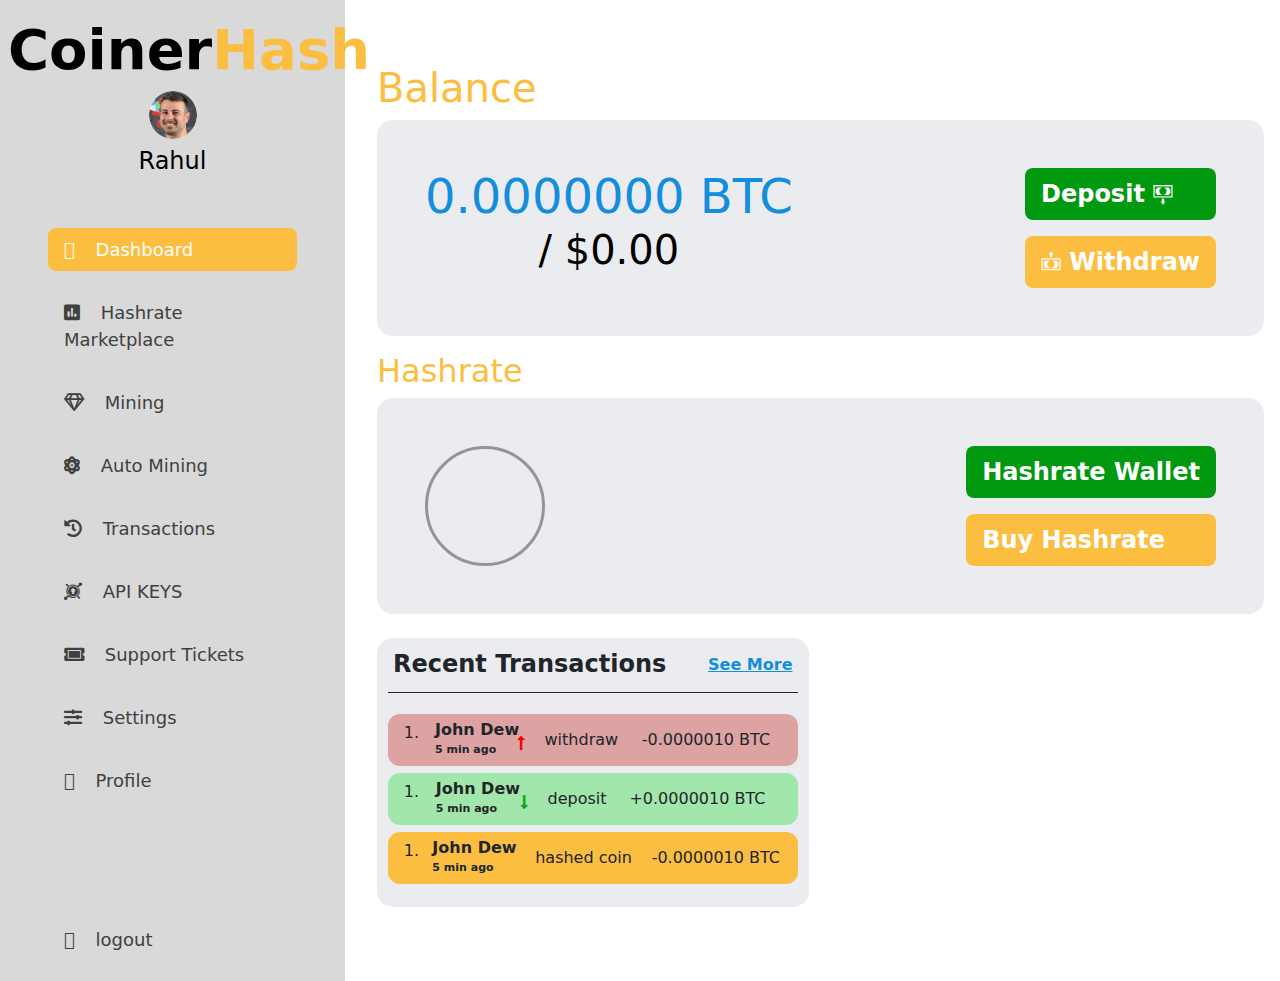
<file: back-end/index.html>
<!DOCTYPE html>
<html lang="en">
<head>
    <meta charset="UTF-8">
    <meta name="viewport" content="width=device-width, initial-scale=1.0">
    <title>hashcoin admin</title>
     <!-- fontawesome 4.7.0-->
     <link rel="stylesheet" href="https://pro.fontawesome.com/releases/v5.10.0/css/all.css"  media="print" onload="this.media='all'"/>

     <!-- google fonts  -->
     <link rel="preconnect" href="https://fonts.googleapis.com">
     <link rel="preconnect" href="https://fonts.gstatic.com" crossorigin>
     <link href="https://fonts.googleapis.com/css2?family=Ubuntu:wght@300;400;500;700&display=swap" rel="stylesheet">
     <!-- bootstrap -->
     <link href="https://cdn.jsdelivr.net/npm/bootstrap@5.3.3/dist/css/bootstrap.min.css" rel="stylesheet" integrity="sha384-QWTKZyjpPEjISv5WaRU9OFeRpok6YctnYmDr5pNlyT2bRjXh0JMhjY6hW+ALEwIH" crossorigin="anonymous">
     <link rel="stylesheet" href="assets/css/style.css">
</head>
<body>
    <!-- layout -->
    <div class="main-container d-flex">
        <div class="sidebar" id="side_nav">
            <div class="header-box px-2 pt-3 pb-4 text-center">
                <a href="../website/index.html" class="text-decoration-none"><h1 class="text_56 text-black fw-bold">Coiner<span class="text_yellow">Hash</span></h1></a>
                <button class="menu_mobile btn d-md-none d-block close-btn px-1 py-0 text-dark">
                    <i class="fas fa-times"></i>
                </button>
                <div class="profile mb-2">
                    <img src="assets/image/profile.jpg" alt="">
                </div>
                <h4 class="text_24 text_dark">Rahul</h4>
            </div>

            <ul class="list-unstyled px-5">
                <li class="active">
                    <a href="index.html" class="text-decoration-none px-3 py-2 d-block">
                        <i class="fal fa-home"></i> 
                        Dashboard
                    </a>
                </li>
                <li class="">
                    <a href="hashcoin-market.html" class="text-decoration-none px-3 py-2 d-block">
                        <i class="fas fa-poll"></i>
                        Hashrate Marketplace
                    </a>
                </li>
                <li class="">
                    <a href="mining.html" class="text-decoration-none px-3 py-2 d-block">
                        <i class="far fa-gem"></i>
                        Mining
                    </a>
                </li>
                <li class="">
                    <a href="auto-mining.html" class="text-decoration-none px-3 py-2 d-block">
                        <i class="fas fa-atom"></i>
                        Auto Mining
                    </a>
                </li>
                <li class="">
                    <a href="transactions.html" class="text-decoration-none px-3 py-2 d-block">
                        <i class="fas fa-history"></i>
                        Transactions
                    </a>
                </li>
                <li class="">
                    <a href="api.html" class="text-decoration-none px-3 py-2 d-block">
                        <i class="fab fa-keycdn"></i>
                        API KEYS
                    </a>
                </li>
                <li class="">
                    <a href="support.html" class="text-decoration-none px-3 py-2 d-block">
                        <i class="fas fa-ticket-alt"></i>
                        Support Tickets
                    </a>
                </li>
                <li class="">
                    <a href="settings.html" class="text-decoration-none px-3 py-2 d-block">
                        <i class="fas fa-sliders-h"></i>
                        Settings
                    </a>
                </li>
                <li class="">
                    <a href="profile.html" class="text-decoration-none px-3 py-2 d-block">
                        <i class="fal fa-users"></i>
                        Profile
                    </a>
                </li>
            </ul> 

            <ul class="list-unstyled px-5 pt-5 mt-5">
                <li class="">
                    <a href="../website/login.html" class="text-decoration-none px-3 py-2 d-block">
                        <i class="fal fa-bell"></i>
                        logout
                    </a>
                </li>
            </ul>

        </div>
        <div class="content mt-3 ms-3">
            <div class="d-flex justify-content-between d-md-none d-block">
                <button class="btn px-1 py-0 open-btn me-2"><i class="fal fa-stream"></i></button>
            </div>
            <!-- dashboard-content area  -->
            <div class="dashboard-content px-3 pt-5">
                <h2 class="text_40 text_yellow"> Balance</h2>
                <div class="bg_gray_deep d-flex flex-column flex-md-row justify-content-between p-5 mb-3">
                    <div class="text-center">
                        <h2 class="text_blue text_48 m-0">0.0000000 BTC</h2>
                        <h3 class="text_dark text_40">/ $0.00</h3>
                    </div>
                    <div>
                        <a type="button" class="green_btn d-block px-3 py-2 text-decoration-none bg_green text_24 text-white">Deposit <img width="20" src="assets/image/btn-Union.png" alt=""></a>

                        <a type="button" class="mt-3 green_btn d-block px-3 py-2 text-decoration-none bg_yellow text_24 text-white "><img class="withdraw_btn_img" width="20" src="assets/image/btn-Union.png" alt=""> Withdraw </a>
                    </div>
                </div>
                <h3 class="text_32 text_yellow">Hashrate</h3>
                <div class="bg_gray_deep d-flex flex-column flex-md-row  justify-content-between p-5">
                    <div class="hashrate_round">
                        
                    </div>
                    <div class="mt-4 mt-md-0">
                        <a type="button" class="green_btn d-block px-3 py-2 text-decoration-none bg_green text_24 text-white">Hashrate Wallet </a>

                        <a type="button" class="mt-3 green_btn d-block px-3 py-2 text-decoration-none bg_yellow text_24 text-white ">Buy Hashrate </a>
                    </div>
                </div>
                <div class="row pt-4">
                    <div class="col-md-6">
                        <div class="bg_gray_deep pb-3 pt-1">
                            <div class="d-flex justify-content-between align-items-center px-3">
                                <h5 class="text_24 pt-2 fw-bold">Recent Transactions</h5>
                                <a class="text_blue fw-bold" href="#">See More</a>
                            </div>
                            <hr class="table_top_hr">
                            <div class="table_wrap">
                                <table class="hash_table">
                                    <tr class="hash_tr_withdraw hash_tr">
                                        <td class="align-top ps-3">
                                            1.
                                        </td>
                                        <td class="line_height_18 fw-bold position-relative">
                                            John Dew 
                                            <br/><span class="text_11">5 min ago</span>
                                            <span class="arrow_up_down text_red">
                                                <i class="fas fa-long-arrow-alt-up"></i>
                                            </span>
                                        </td>
                                        
                                        <td>
                                            withdraw
                                        </td>
                                        <td>
                                            -0.0000010 BTC
                                        </td>
                                    </tr>
                                    <tr class="hash_tr_deposit hash_tr">
                                        <td class="align-top ps-3">
                                            1.
                                        </td>
                                        <td class="line_height_18 fw-bold position-relative">
                                            John Dew 
                                            <br/><span class="text_11">5 min ago</span>
                                            <span class="arrow_up_down text_green">
                                                <i class="fas fa-long-arrow-alt-down"></i>
                                            </span>
                                        </td>
                                        
                                        <td>
                                            deposit
                                        </td>
                                        <td>
                                            +0.0000010 BTC
                                        </td>
                                    </tr>
                                    <tr class="hash_tr_hashed_coin hash_tr">
                                        <td class="align-top ps-3">
                                            1.
                                        </td>
                                        <td class="line_height_18 fw-bold position-relative">
                                            John Dew 
                                            <br/><span class="text_11">5 min ago</span>
                                           
                                        </td>
                                        
                                        <td>
                                            hashed coin
                                        </td>
                                        <td>
                                            -0.0000010 BTC
                                        </td>
                                    </tr>
                                </table>
                            </div>
                        </div>
                    </div>
                </div>
            </div>

        </div>
    </div>
<!-- jquery  -->
<script src="https://cdnjs.cloudflare.com/ajax/libs/jquery/3.7.1/jquery.min.js" integrity="sha512-v2CJ7UaYy4JwqLDIrZUI/4hqeoQieOmAZNXBeQyjo21dadnwR+8ZaIJVT8EE2iyI61OV8e6M8PP2/4hpQINQ/g==" crossorigin="anonymous" referrerpolicy="no-referrer"></script>
<!-- bootstrap -->
<script src="https://cdn.jsdelivr.net/npm/bootstrap@5.3.3/dist/js/bootstrap.bundle.min.js" integrity="sha384-YvpcrYf0tY3lHB60NNkmXc5s9fDVZLESaAA55NDzOxhy9GkcIdslK1eN7N6jIeHz" crossorigin="anonymous"></script>
<!-- custom js  -->
<script src="assets/js/script.js"></script>
</body>
</html>
</file>
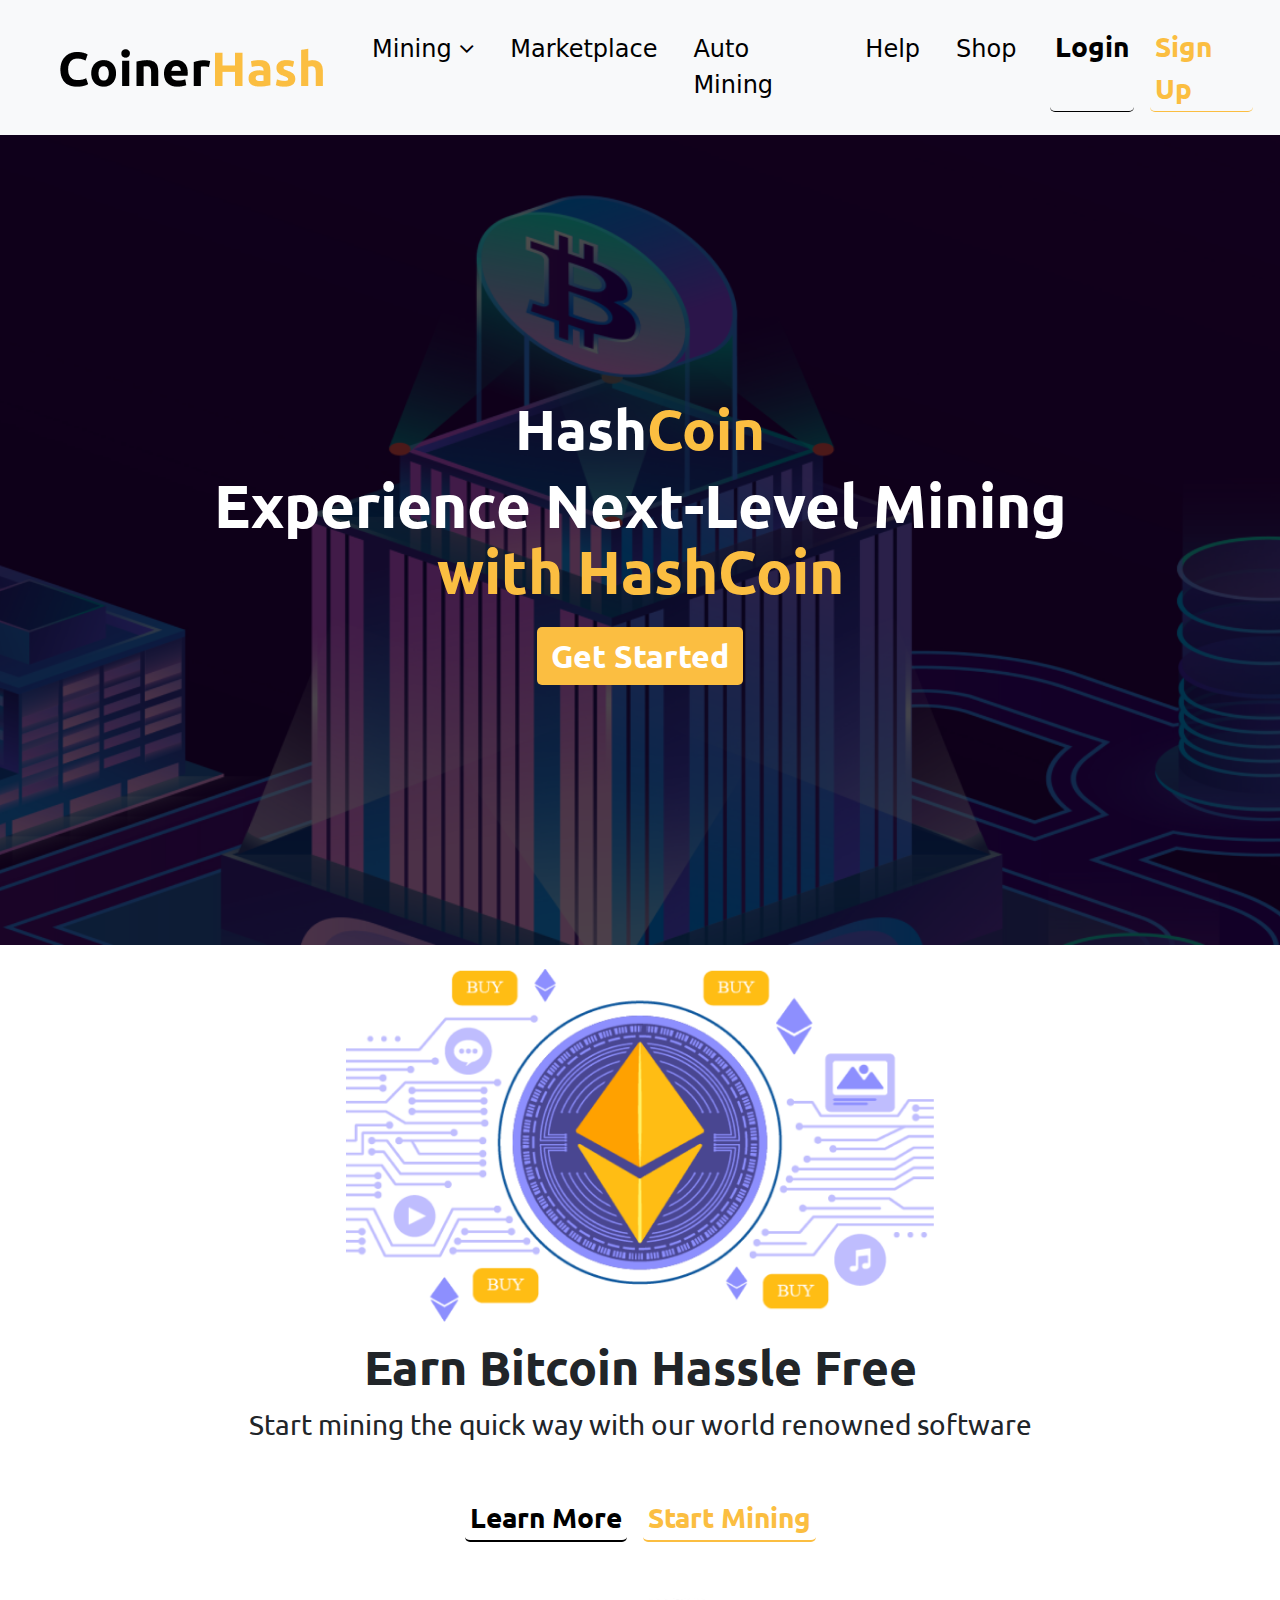
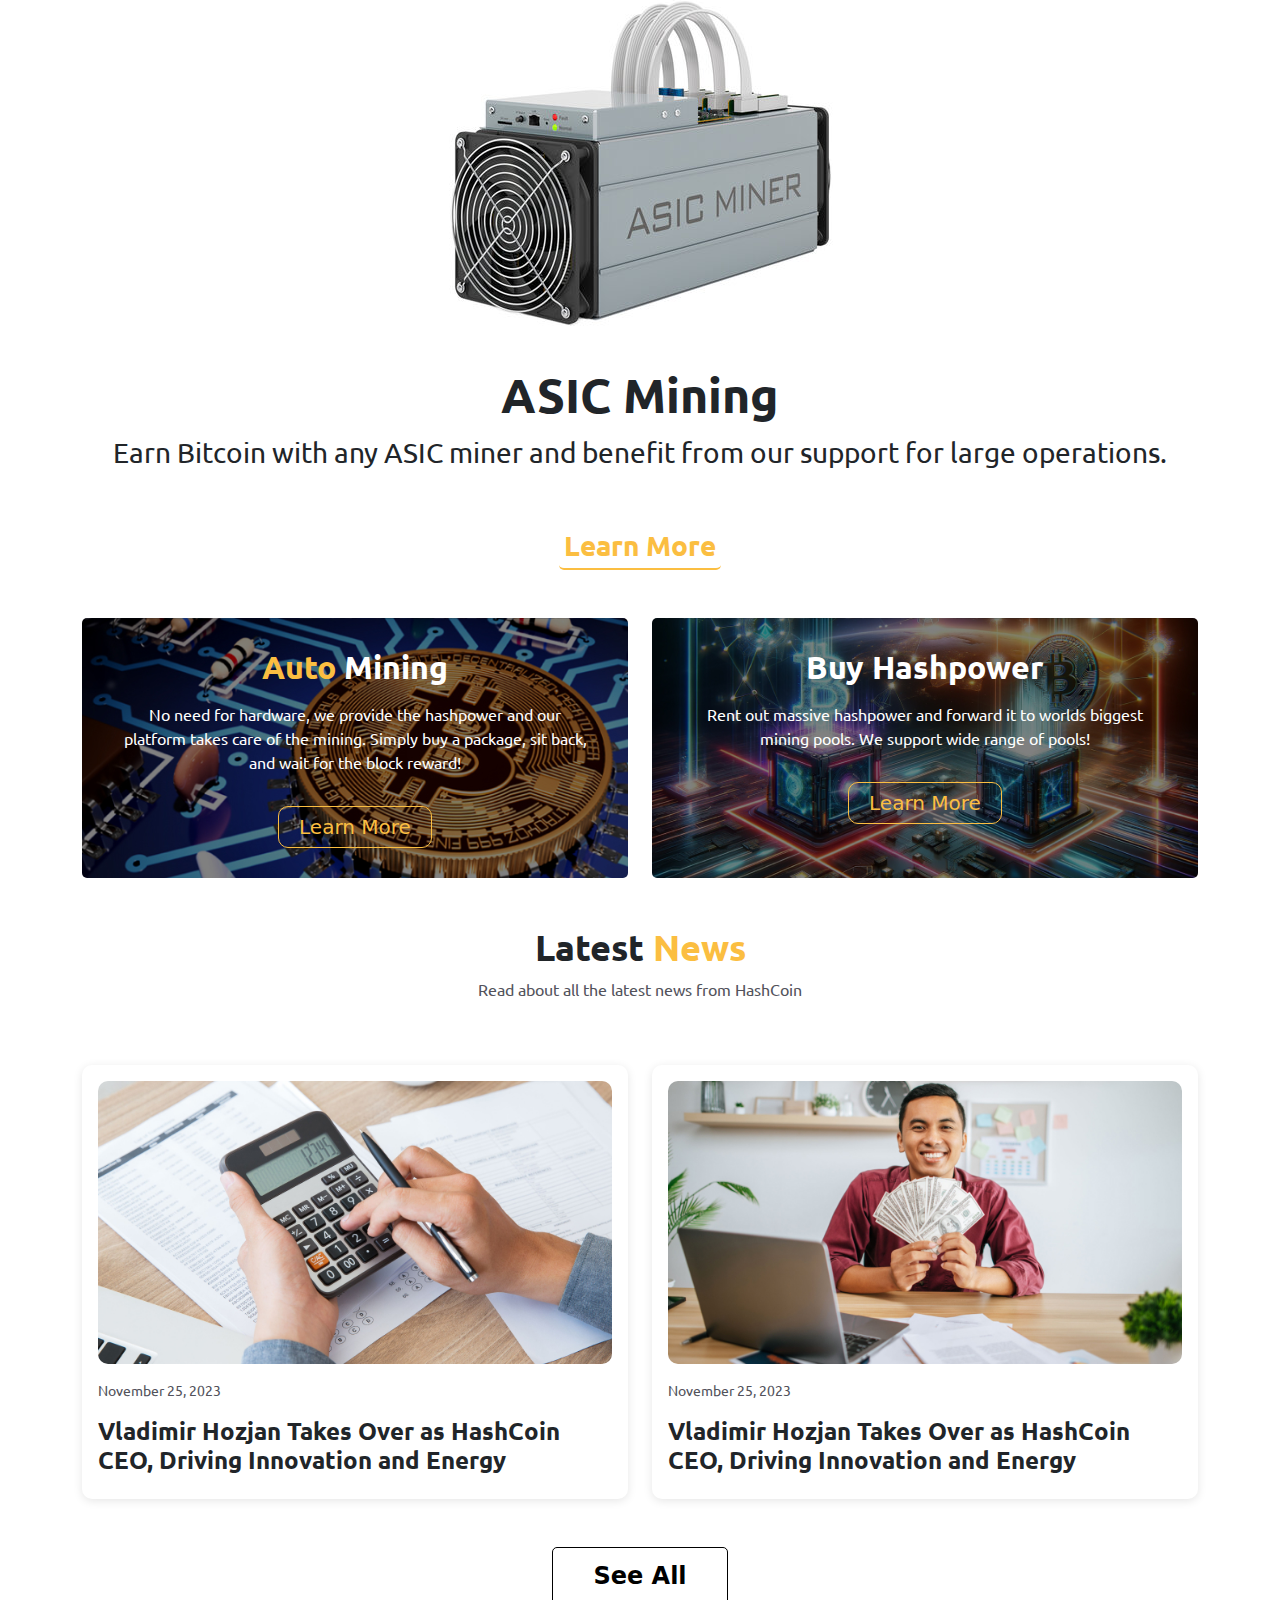
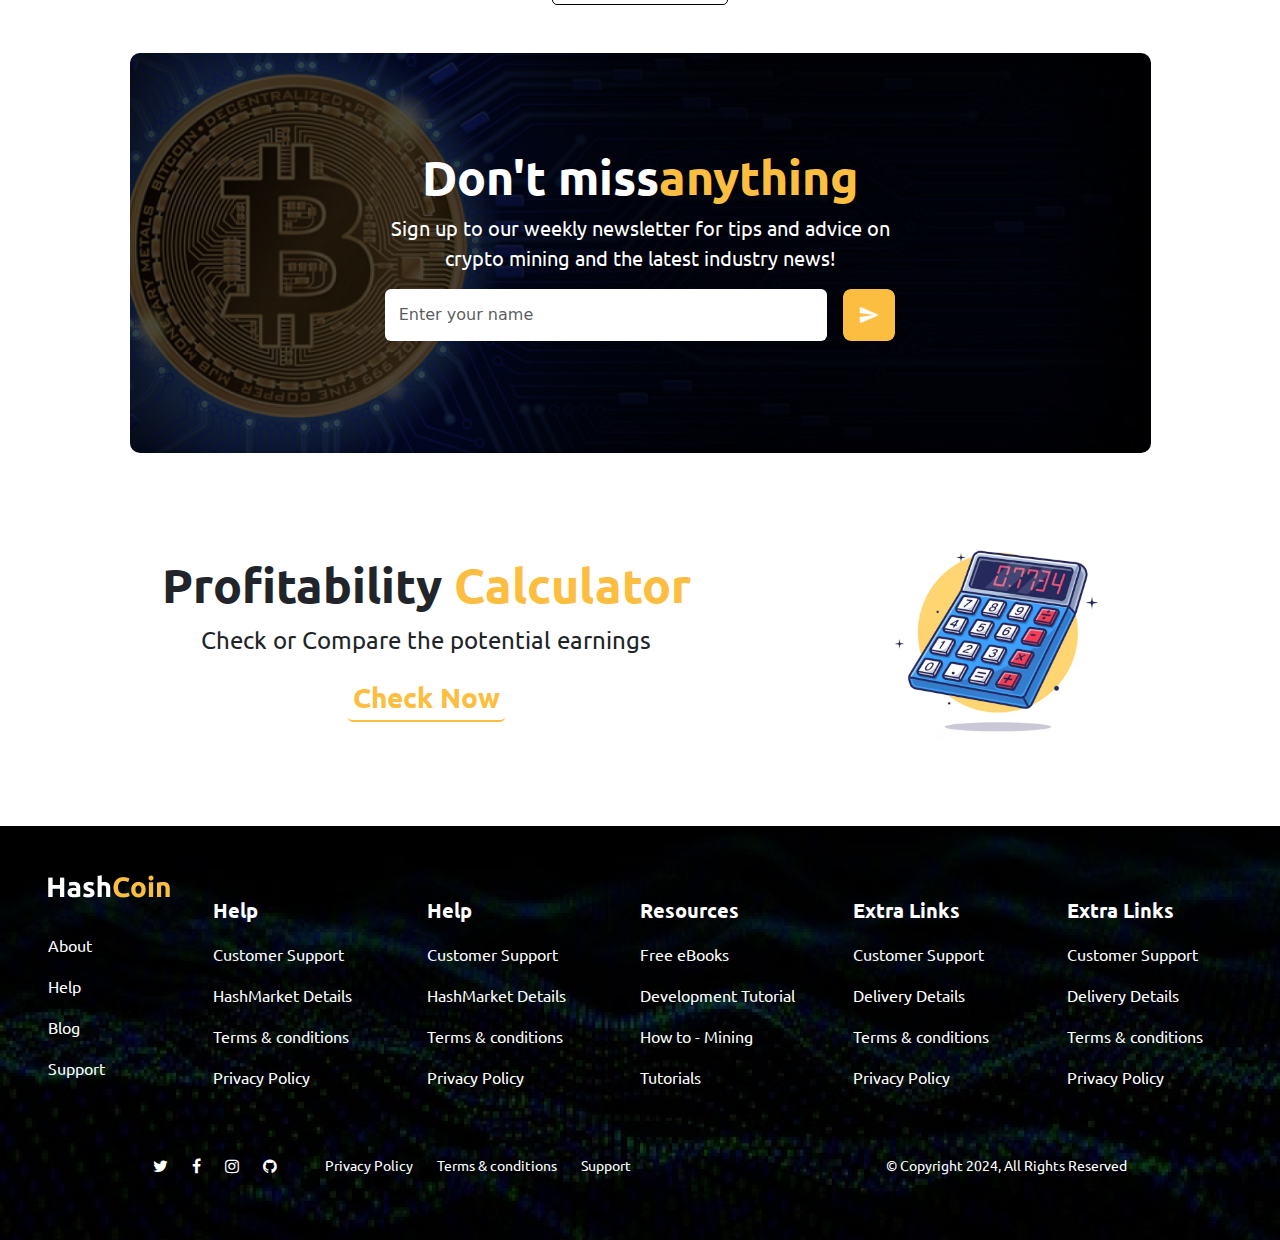
<file: website/index.html>
<!doctype html>
<html lang="en">
  <head>
    <meta charset="utf-8">
    <meta name="viewport" content="width=device-width, initial-scale=1">
    <title>HashCoin</title>
     <!-- fontawesome 4.7.0-->
    <link rel="stylesheet" href="https://cdnjs.cloudflare.com/ajax/libs/font-awesome/4.7.0/css/font-awesome.css"  media="print" onload="this.media='all'"/>

    <!-- google fonts  -->
    <link rel="preconnect" href="https://fonts.googleapis.com">
    <link rel="preconnect" href="https://fonts.gstatic.com" crossorigin>
    <link href="https://fonts.googleapis.com/css2?family=Ubuntu:wght@300;400;500;700&display=swap" rel="stylesheet">
    <!-- bootstrap -->
    <link href="https://cdn.jsdelivr.net/npm/bootstrap@5.3.3/dist/css/bootstrap.min.css" rel="stylesheet" integrity="sha384-QWTKZyjpPEjISv5WaRU9OFeRpok6YctnYmDr5pNlyT2bRjXh0JMhjY6hW+ALEwIH" crossorigin="anonymous">
    <link rel="stylesheet" href="assets/css/style.css">
  </head>
  <body>
    <!--==================== top nav bar======================  -->
    <nav class="navbar navbar-expand-lg bg-body-tertiary">
      <div class="container-fluid">
        <a class="navbar-brand ms-0 ms-md-5" href="#">
          <img src="assets/images/CoinerHash.png" alt="">
        </a>
        <button class="navbar-toggler" type="button" data-bs-toggle="collapse" data-bs-target="#navbarNavDropdown" aria-controls="navbarNavDropdown" aria-expanded="false" aria-label="Toggle navigation">
          <span class="navbar-toggler-icon"></span>
        </button>
        <div class="collapse navbar-collapse justify-content-center" id="navbarNavDropdown">
          <ul class="navbar-nav">
            <li class="nav-item dropdown">
              <a class="nav-link dropdown-toggle text_24" href="#" role="button" data-bs-toggle="dropdown" aria-expanded="false">
                  Mining 
                  <i class="fa fa-angle-down"></i>
              </a>
              <ul class="dropdown-menu">
                  <li><a class="dropdown-item" href="#">Mining 1 </a></li> 
              </ul>
            </li>
            <li class="nav-item">
              <a class="nav-link text_24" aria-current="page" href="#">Marketplace</a>
            </li>
            <li class="nav-item">
              <a class="nav-link text_24" href="#">Auto Mining</a>
            </li>
            <li class="nav-item">
              <a class="nav-link text_24" href="#">Help</a>
            </li>
            <li class="nav-item">
              <a class="nav-link text_24" href="#">Shop</a>
            </li> 
            <div class="d-flex gap-3 ms-3">
              <a  href="./login.html" type="button" class="black_u_btn border_1_bb ubuntu-bold text_28">Login</a> 
              <a  href="./sign-up.html" type="button" class="yellow_u_btn border_1_by ubuntu-bold text_28">Sign Up</a>
            </div>
          </ul>
        </div>
      </div>
    </nav>

    <!-- ================= banner area ==================== -->
    <div class="banner_wrap d-flex justify-content-center align-items-center">
      <div class="banner_text text-center z-1">
        <h2 class="text-white text_56 mb-2 ubuntu-bold">Hash<span class="text_yellow">Coin</span></h2>
        <h2 class="text_60 text-white ubuntu-bold">Experience Next-Level Mining 
          <br><span class="text_yellow">with HashCoin</span></h2>
          <a href="#" type="button" class="mt-3 bg_yellow primary_btn ubuntu-bold">Get Started</a>
      </div>
    </div>

    <!-- =================== Earn Bitcoin area ====================== -->
    <div class="container mt-4 d-flex justify-content-center text-center mb-5">
      <div class="bitcoin_wrap">
        <div class="bitcoin_img mb-3 ">
          <img class="img-fluid" src="assets/images/bitcoin.png" alt="">
        </div>
        <div class="bitcoin_text">
          <h2 class="ubuntu-bold text_48">Earn Bitcoin Hassle Free</h2>
          <p class="ubuntu-regular text_28">Start mining the quick way with our world renowned software</p>
        </div>
        <div class="bitcoin_btns mt-5 d-flex justify-content-center gap-3">
          <a  href="#" type="button" class="black_u_btn ubuntu-bold text_28">Learn More</a>
          <a  href="#" type="button" class="yellow_u_btn ubuntu-bold text_28">Start Mining</a>
        </div>
      </div>
    </div>


    <!-- =================== ASIC  area ====================== -->
    <div class="container mt-4 d-flex justify-content-center text-center mb-5">
      <div class="bitcoin_wrap">
        <div class="bitcoin_img mb-3 ">
          <img class="img-fluid" src="assets/images/asic.png" alt="">
        </div>
        <div class="bitcoin_text">
          <h2 class="ubuntu-bold text_48">ASIC Mining</h2>
          <p class="ubuntu-regular text_28">Earn Bitcoin with any ASIC miner and benefit from our support for large operations.</p>
        </div>
        <div class="bitcoin_btns mt-5 d-flex justify-content-center gap-3"> 
          <a  href="#" type="button" class="yellow_u_btn ubuntu-bold text_28">Learn More</a>
        </div>
      </div>
    </div>
    
    <!-- ========================== two column area =========================== -->
    <div class="container mb-5">
      <div class="row">
        <div class="col-md-6 pb-4 pb-md-0">
          <div class="bg_img_bit bg_img_bit_one">
            <h4 class="text-white mb-3 text_32 ubuntu-bold"><span class="text_yellow">Auto</span> Mining</h4>
            <p class="text_16 ubuntu-regular">No need for hardware, we provide the hashpower and our platform takes care of the mining. Simply buy a package, sit back, and wait for the block reward!</p>
            <a href="#" class="yellow_tran_btn mt-3" type="button">Learn More</a>
          </div>
        </div> 
        <div class="col-md-6 pb-4 pb-md-0">
          <div class="bg_img_bit bg_img_bit_two">
            <h4 class="text-white mb-3 text_32 ubuntu-bold">Buy Hashpower</h4>
            <p class="text_16 ubuntu-regular">Rent out massive hashpower and forward it to worlds biggest mining pools. We support wide range of pools! </p>
            <a href="#" class="yellow_tran_btn mt-3" type="button">Learn More</a>
          </div>
        </div> 
      </div>
    </div>

    <!-- ===================== latest news area ======================= -->
    <div class="container mb-5">
      <div class="latest_news_text_top text-center">
        <h3 class="text-dark text_36 ubuntu-bold">Latest <span class="text_yellow">News</span></h3>
        <p class="text_16 text_gray ubuntu-regular">Read about all the latest news from HashCoin</p>
      </div>
      <div class="row pt-5">
        <div class="col-md-6 pb-4 pb-md-0">
          <div class="news">
            <div class="n_image">
              <img src="assets/images/news-one.jpg" class="img-fluid" alt="">
            </div>
            <div class="n_text">
              <p class="date text_14 ubuntu-regular text_gray">November 25, 2023</p>
              <h5 class="n_title text_24 ubuntu-bold">Vladimir Hozjan Takes Over as HashCoin CEO, Driving Innovation and Energy</h5>
            </div>
          </div>
        </div>
        <div class="col-md-6 pb-4 pb-md-0">
          <div class="news">
            <div class="n_image">
              <img src="assets/images/news-two.jpg" class="img-fluid" alt="">
            </div>
            <div class="n_text">
              <p class="date text_14 ubuntu-regular text_gray">November 25, 2023</p>
              <h5 class="n_title text_24 ubuntu-bold">Vladimir Hozjan Takes Over as HashCoin CEO, Driving Innovation and Energy</h5>
            </div>
          </div>
        </div>
      </div>
      <div class="seeall d-flex justify-content-center mt-5">
        <a href="#" type="button" class="seeall_btn">See All</a>
      </div>
    </div>


    <!-- email area -->
    <div class="container mb-5">
      <div class="row justify-content-center">
        <div class="col-md-11">
          <div class="email_area d-flex justify-content-center align-items-center">
            <div class="email_inner text-center">
              <h3 class="text-white text_48 ubuntu-bold">Don't miss<span class="text_yellow">anything</span></h3>
              <p class="text-white text_20 ubuntu-regular">Sign up to our weekly newsletter for tips and advice on crypto mining and the latest industry news!</p>
              <form action="" class="d-flex gap-3">
                <div class="mb-3 input_wrap w-100">
                  <input type="text" class="form-control" id="name" placeholder="Enter your name">
                </div>
                <a href="" type="submit" class="submit_a"><img src="assets/images/SendButton.png" alt=""></a>
              </form>
            </div>
          </div>
        </div>
      </div>
    </div>

    <!-- ======================= calculator area ====================== -->

    <div class="container mb-5">
      <div class="row justify-content-around">
        <div class="col-md-6 d-flex justify-content-center align-items-center">
          <div class="calculator_texts text-center">
            <h2 class="text_48 ubuntu-bold">Profitability <span class="text_yellow">Calculator</span></h2>
            <p class="text_24 ubuntu-regular mt-2">Check or Compare the potential earnings</p>
            <a  href="#" type="button" class="yellow_u_btn ubuntu-bold text_28">Check Now</a>
          </div>
        </div>
        <div class="col-md-3">
          <div class="calculator_img mb-3 ">
            <img class="img-fluid" src="assets/images/calculator.png" alt="">
          </div>
        </div>
      </div>
    </div>

    <!-- ==================== footer area ========================= -->
    <footer id="footer">
      <div class="container-fluid">
        <div class="row pt-5 pb-5">

          <div class="col-md-2 ps-4 ">
            <div class="footer_links ps-0 ps-md-4">
              <div class="footer_logo">
                <img class="img-fluid" src="assets/images/HashCoin.png" alt="HashCoin">
              </div>
              <div class="foo_link">
                <ul>
                  <li>
                    <a href="#" class="text_16 ubuntu-regular">About</a>
                  </li>
                  <li>
                    <a href="#" class="text_16 ubuntu-regular">Help</a>
                  </li>
                  <li>
                    <a href="#" class="text_16 ubuntu-regular">Blog</a>
                  </li>
                  <li>
                    <a href="#" class="text_16 ubuntu-regular">Support</a>
                  </li>
                </ul>
              </div>
            </div>
          </div>

          <div class="col-md-2 pt-4 ps-4 ps-md-0">
            <h5 class="text-white text_20 ubuntu-bold">Help</h5>
            <div class="foo_link">
              <ul>
                <li>
                  <a href="#" class="text_16 ubuntu-regular">Customer Support</a>
                </li>
                <li>
                  <a href="#" class="text_16 ubuntu-regular">HashMarket Details</a>
                </li>
                <li>
                  <a href="#" class="text_16 ubuntu-regular">Terms & conditions</a>
                </li>
                <li>
                  <a href="#" class="text_16 ubuntu-regular">Privacy Policy</a>
                </li>
              </ul>
            </div>
          </div>

          <div class="col-md-2 pt-4 ps-4 ps-md-0">
            <h5 class="text-white text_20 ubuntu-bold">Help</h5>
            <div class="foo_link">
              <ul>
                <li>
                  <a href="#" class="text_16 ubuntu-regular">Customer Support</a>
                </li>
                <li>
                  <a href="#" class="text_16 ubuntu-regular">HashMarket Details</a>
                </li>
                <li>
                  <a href="#" class="text_16 ubuntu-regular">Terms & conditions</a>
                </li>
                <li>
                  <a href="#" class="text_16 ubuntu-regular">Privacy Policy</a>
                </li>
              </ul>
            </div>
          </div>

          <div class="col-md-2 pt-4 ps-4 ps-md-0">
            <h5 class="text-white text_20 ubuntu-bold">Resources</h5>
            <div class="foo_link">
              <ul>
                <li>
                  <a href="#" class="text_16 ubuntu-regular">Free eBooks</a>
                </li>
                <li>
                  <a href="#" class="text_16 ubuntu-regular">Development Tutorial</a>
                </li>
                <li>
                  <a href="#" class="text_16 ubuntu-regular">How to - Mining</a>
                </li>
                <li>
                  <a href="#" class="text_16 ubuntu-regular">Tutorials</a>
                </li>
              </ul>
            </div>
          </div>

          <div class="col-md-2 pt-4 ps-4 ps-md-0">
            <h5 class="text-white text_20 ubuntu-bold">Extra Links</h5>
            <div class="foo_link">
              <ul>
                <li>
                  <a href="#" class="text_16 ubuntu-regular">Customer Support</a>
                </li>
                <li>
                  <a href="#" class="text_16 ubuntu-regular">Delivery Details</a>
                </li>
                <li>
                  <a href="#" class="text_16 ubuntu-regular">Terms & conditions</a>
                </li>
                <li>
                  <a href="#" class="text_16 ubuntu-regular">Privacy Policy</a>
                </li>
              </ul>
            </div>
          </div>

          <div class="col-md-2 pt-4 ps-4 ps-md-0">
            <h5 class="text-white text_20 ubuntu-bold">Extra Links</h5>
            <div class="foo_link">
              <ul>
                <li>
                  <a href="#" class="text_16 ubuntu-regular">Customer Support</a>
                </li>
                <li>
                  <a href="#" class="text_16 ubuntu-regular">Delivery Details</a>
                </li>
                <li>
                  <a href="#" class="text_16 ubuntu-regular">Terms & conditions</a>
                </li>
                <li>
                  <a href="#" class="text_16 ubuntu-regular">Privacy Policy</a>
                </li>
              </ul>
            </div>
          </div>

        </div>

        <div class="container">
          <div class="row justify-content-around pb-5">
            <div class="col-md-6">
              <div class="social d-flex gap-5 flex-column flex-md-row">
                <div class="socials d-flex gap-4">
                  <div class="text-white"><i class="fa fa-twitter"></i></div>
                  <div class="text-white"><i class="fa fa-facebook "></i></div>
                  <div class="text-white"><i class="fa fa-instagram"></i></div>
                  <div class="text-white"><i class="fa fa-github"></i></div>
                </div>
                <div class="d-flex gap-4 flex-column flex-md-row">
                  <a href="#" class="text-white text-decoration-none text_14 ubuntu-regular">Privacy Policy</a>
                  <a href="#" class="text-white text-decoration-none text_14 ubuntu-regular">Terms & conditions</a>
                  <a href="#" class="text-white text-decoration-none text_14 ubuntu-regular">Support</a>
                </div>
              </div>
            </div>
            <div class="col-md-3 pt-4 pt-md-0">
              <p class="text_14 text-white ubuntu-regular  text-start text-md-end">© Copyright 2024, All Rights Reserved</p>
            </div>
          </div>
        </div>

      </div>
    </footer>


    <script src="https://cdn.jsdelivr.net/npm/bootstrap@5.3.3/dist/js/bootstrap.bundle.min.js" integrity="sha384-YvpcrYf0tY3lHB60NNkmXc5s9fDVZLESaAA55NDzOxhy9GkcIdslK1eN7N6jIeHz" crossorigin="anonymous"></script>
  </body>
</html>
</file>
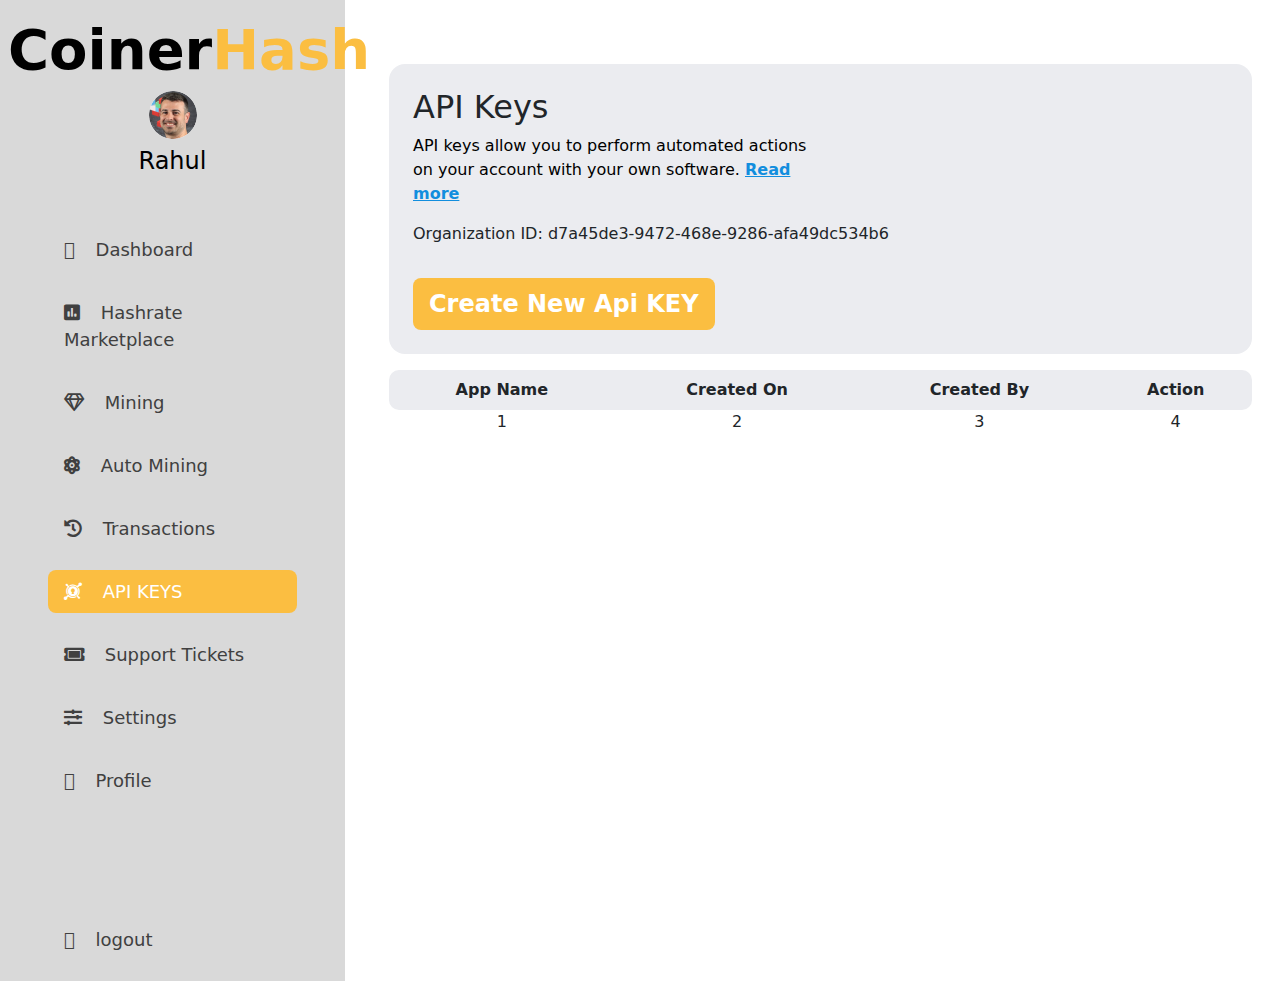
<file: back-end/api.html>
<!DOCTYPE html>
<html lang="en">
<head>
    <meta charset="UTF-8">
    <meta name="viewport" content="width=device-width, initial-scale=1.0">
    <title>hashcoin admin</title>
     <!-- fontawesome 4.7.0-->
     <link rel="stylesheet" href="https://pro.fontawesome.com/releases/v5.10.0/css/all.css"  media="print" onload="this.media='all'"/>

     <!-- google fonts  -->
     <link rel="preconnect" href="https://fonts.googleapis.com">
     <link rel="preconnect" href="https://fonts.gstatic.com" crossorigin>
     <link href="https://fonts.googleapis.com/css2?family=Ubuntu:wght@300;400;500;700&display=swap" rel="stylesheet">
     <!-- bootstrap -->
     <link href="https://cdn.jsdelivr.net/npm/bootstrap@5.3.3/dist/css/bootstrap.min.css" rel="stylesheet" integrity="sha384-QWTKZyjpPEjISv5WaRU9OFeRpok6YctnYmDr5pNlyT2bRjXh0JMhjY6hW+ALEwIH" crossorigin="anonymous">
     <link rel="stylesheet" href="assets/css/style.css">
</head>
<body>
    <!-- layout -->
    <div class="main-container d-flex">
        <div class="sidebar" id="side_nav">
            <div class="header-box px-2 pt-3 pb-4 text-center">
                <a href="../website/index.html" class="text-decoration-none"><h1 class="text_56 text-black fw-bold">Coiner<span class="text_yellow">Hash</span></h1></a>
                <button class="menu_mobile btn d-md-none d-block close-btn px-1 py-0 text-dark">
                    <i class="fas fa-times"></i>
                </button>
                <div class="profile mb-2">
                    <img src="assets/image/profile.jpg" alt="">
                </div>
                <h4 class="text_24 text_dark">Rahul</h4>
            </div>

            <ul class="list-unstyled px-5">
                <li class="">
                    <a href="index.html" class="text-decoration-none px-3 py-2 d-block">
                        <i class="fal fa-home"></i> 
                        Dashboard
                    </a>
                </li>
                <li class="">
                    <a href="hashcoin-market.html" class="text-decoration-none px-3 py-2 d-block">
                        <i class="fas fa-poll"></i>
                        Hashrate Marketplace
                    </a>
                </li>
                <li class="">
                    <a href="mining.html" class="text-decoration-none px-3 py-2 d-block">
                        <i class="far fa-gem"></i>
                        Mining
                    </a>
                </li>
                <li class="">
                    <a href="auto-mining.html" class="text-decoration-none px-3 py-2 d-block">
                        <i class="fas fa-atom"></i>
                        Auto Mining
                    </a>
                </li>
                <li class="">
                    <a href="transactions.html" class="text-decoration-none px-3 py-2 d-block">
                        <i class="fas fa-history"></i>
                        Transactions
                    </a>
                </li>
                <li class="active">
                    <a href="api.html" class="text-decoration-none px-3 py-2 d-block">
                        <i class="fab fa-keycdn"></i>
                        API KEYS
                    </a>
                </li>
                <li class="">
                    <a href="support.html" class="text-decoration-none px-3 py-2 d-block">
                        <i class="fas fa-ticket-alt"></i>
                        Support Tickets
                    </a>
                </li>
                <li class="">
                    <a href="settings.html" class="text-decoration-none px-3 py-2 d-block">
                        <i class="fas fa-sliders-h"></i>
                        Settings
                    </a>
                </li>
                <li class="">
                    <a href="profile.html" class="text-decoration-none px-3 py-2 d-block">
                        <i class="fal fa-users"></i>
                        Profile
                    </a>
                </li>
            </ul> 


            <ul class="list-unstyled px-5 pt-5 mt-5">
                <li class="">
                    <a href="../website/login.html" class="text-decoration-none px-3 py-2 d-block">
                        <i class="fal fa-bell"></i>
                        logout
                    </a>
                </li>
            </ul>

        </div>
        <div class="content mt-3 ms-3">
            <div class="d-flex justify-content-between d-md-none d-block">
                <button class="btn px-1 py-0 open-btn me-2"><i class="fal fa-stream"></i></button>
            </div>  
            <!-- dashboard-content area  -->
            <div class="dashboard-content px-3 pt-5"> 
                
                 
                <div class="container">
                    <div class="bg_gray_deep p-4 mb-3">
                        <div class="">
                            <h4 class="text_32">API Keys</h4>
                            <p class="text_dark text_16 w_md_50 w_100">API keys allow you to perform automated actions on your account with your own software. <a href="#" class="text_blue text_16 fw-bold"> Read more</a></p>
                            <p class="text_16">Organization ID: d7a45de3-9472-468e-9286-afa49dc534b6</p>
                        </div>
                        <div> 
                            <a type="button" class="mt-3 green_btn px-3 py-2 text-decoration-none bg_yellow text_24 text-white "> Create New Api KEY </a>
                        </div>
                    </div>
                </div> 

                <div class="container">
                    <div class="row">
                        <div class="col-md-12">
                            <table class="w-100 text-center api_table">
                                <thead class="api_thead">
                                    <tr>
                                        <td>App Name</td>
                                        <td>Created On</td>
                                        <td>Created By</td>
                                        <td>Action</td>
                                    </tr>
                                </thead>
                                <tbody class="api_tbody">
                                    <tr>
                                        <td>1</td>
                                        <td>2</td>
                                        <td>3</td>
                                        <td>4</td>
                                    </tr>
                                </tbody>
                            </table>
                        </div>
                    </div>
                </div>
                
               
            </div>

        </div>
    </div>
<!-- jquery  -->
<script src="https://cdnjs.cloudflare.com/ajax/libs/jquery/3.7.1/jquery.min.js" integrity="sha512-v2CJ7UaYy4JwqLDIrZUI/4hqeoQieOmAZNXBeQyjo21dadnwR+8ZaIJVT8EE2iyI61OV8e6M8PP2/4hpQINQ/g==" crossorigin="anonymous" referrerpolicy="no-referrer"></script>
<!-- bootstrap -->
<script src="https://cdn.jsdelivr.net/npm/bootstrap@5.3.3/dist/js/bootstrap.bundle.min.js" integrity="sha384-YvpcrYf0tY3lHB60NNkmXc5s9fDVZLESaAA55NDzOxhy9GkcIdslK1eN7N6jIeHz" crossorigin="anonymous"></script>
<!-- custom js  -->
<script src="assets/js/script.js"></script>
</body>
</html>
</file>
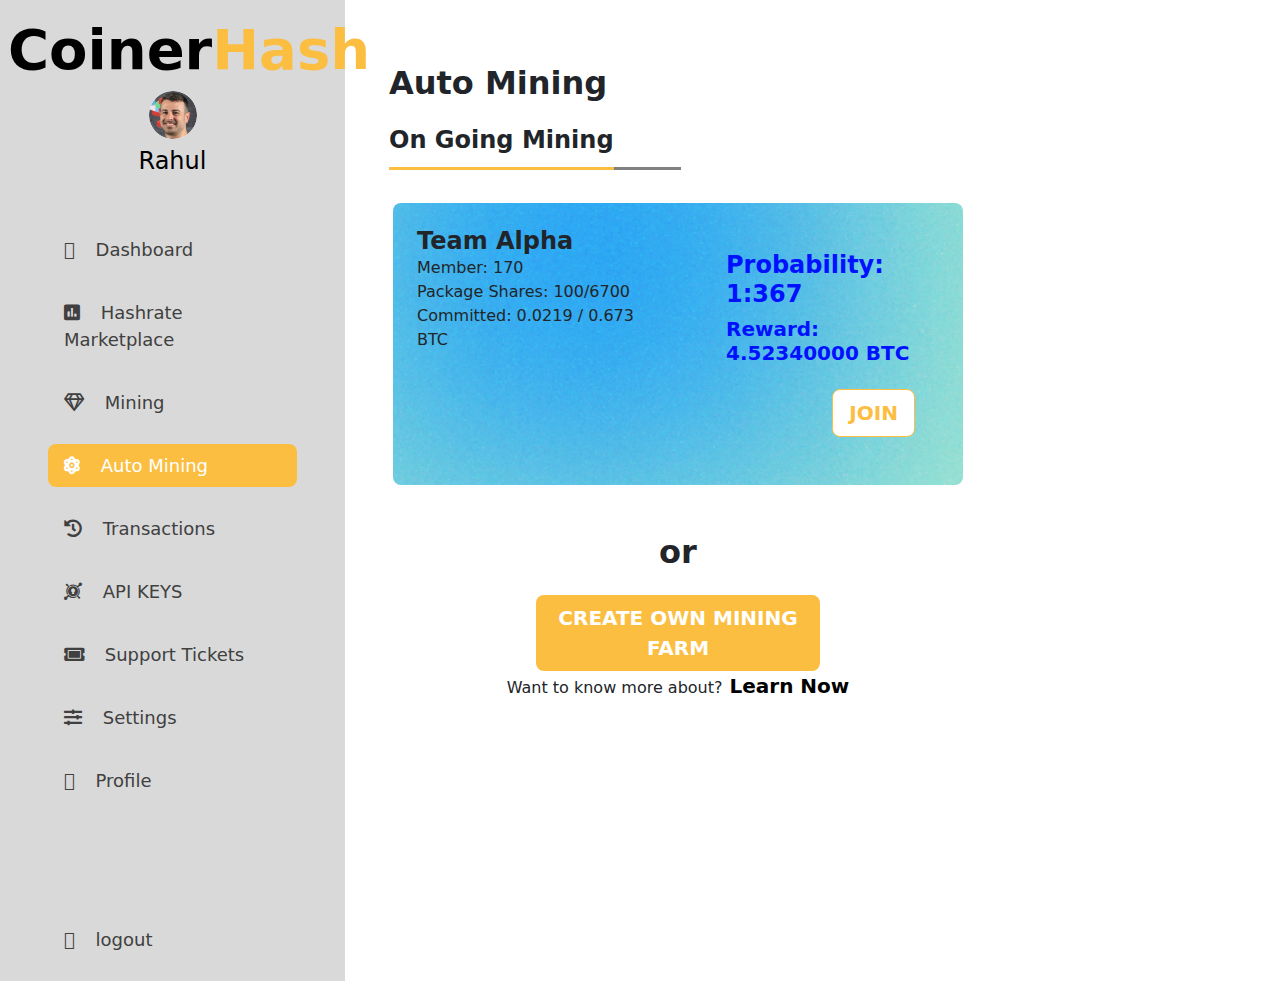
<file: back-end/auto-mining.html>
<!DOCTYPE html>
<html lang="en">
<head>
    <meta charset="UTF-8">
    <meta name="viewport" content="width=device-width, initial-scale=1.0">
    <title>hashcoin admin</title>
     <!-- fontawesome 4.7.0-->
     <link rel="stylesheet" href="https://pro.fontawesome.com/releases/v5.10.0/css/all.css"  media="print" onload="this.media='all'"/>

     <!-- google fonts  -->
     <link rel="preconnect" href="https://fonts.googleapis.com">
     <link rel="preconnect" href="https://fonts.gstatic.com" crossorigin>
     <link href="https://fonts.googleapis.com/css2?family=Ubuntu:wght@300;400;500;700&display=swap" rel="stylesheet">
     <!-- bootstrap -->
     <link href="https://cdn.jsdelivr.net/npm/bootstrap@5.3.3/dist/css/bootstrap.min.css" rel="stylesheet" integrity="sha384-QWTKZyjpPEjISv5WaRU9OFeRpok6YctnYmDr5pNlyT2bRjXh0JMhjY6hW+ALEwIH" crossorigin="anonymous">
     <link rel="stylesheet" href="assets/css/style.css">
</head>
<body>
    <!-- layout -->
    <div class="main-container d-flex">
        <div class="sidebar" id="side_nav">
            <div class="header-box px-2 pt-3 pb-4 text-center">
                <a href="../website/index.html" class="text-decoration-none"><h1 class="text_56 text-black fw-bold">Coiner<span class="text_yellow">Hash</span></h1></a>
                <button class="btn d-md-none d-block close-btn px-1 py-0 text-dark">
                    <i class="fal fa-stream"></i>
                </button>
                <div class="profile mb-2">
                    <img src="assets/image/profile.jpg" alt="">
                </div>
                <h4 class="text_24 text_dark">Rahul</h4>
            </div>

            <ul class="list-unstyled px-5">
                <li class="">
                    <a href="index.html" class="text-decoration-none px-3 py-2 d-block">
                        <i class="fal fa-home"></i> 
                        Dashboard
                    </a>
                </li>
                <li class="">
                    <a href="hashcoin-market.html" class="text-decoration-none px-3 py-2 d-block">
                        <i class="fas fa-poll"></i>
                        Hashrate Marketplace
                    </a>
                </li>
                <li class="">
                    <a href="mining.html" class="text-decoration-none px-3 py-2 d-block">
                        <i class="far fa-gem"></i>
                        Mining
                    </a>
                </li>
                <li class="active">
                    <a href="auto-mining.html" class="text-decoration-none px-3 py-2 d-block">
                        <i class="fas fa-atom"></i>
                        Auto Mining
                    </a>
                </li>
                <li class="">
                    <a href="transactions.html" class="text-decoration-none px-3 py-2 d-block">
                        <i class="fas fa-history"></i>
                        Transactions
                    </a>
                </li>
                <li class="">
                    <a href="api.html" class="text-decoration-none px-3 py-2 d-block">
                        <i class="fab fa-keycdn"></i>
                        API KEYS
                    </a>
                </li>
                <li class="">
                    <a href="support.html" class="text-decoration-none px-3 py-2 d-block">
                        <i class="fas fa-ticket-alt"></i>
                        Support Tickets
                    </a>
                </li>
                <li class="">
                    <a href="settings.html" class="text-decoration-none px-3 py-2 d-block">
                        <i class="fas fa-sliders-h"></i>
                        Settings
                    </a>
                </li>
                <li class="">
                    <a href="profile.html" class="text-decoration-none px-3 py-2 d-block">
                        <i class="fal fa-users"></i>
                        Profile
                    </a>
                </li>
            </ul> 

            <ul class="list-unstyled px-5 pt-5 mt-5">
                <li class="">
                    <a href="../website/login.html" class="text-decoration-none px-3 py-2 d-block">
                        <i class="fal fa-bell"></i>
                        logout
                    </a>
                </li>
            </ul>

        </div>
        <div class="content mt-3 ms-3">
            <div class="d-flex justify-content-between d-md-none d-block">
                <button class="btn px-1 py-0 open-btn me-2"><i class="fal fa-stream"></i></button>
            </div>  
            <!-- dashboard-content area  -->
            <div class="dashboard-content px-3 pt-5"> 
                
                    <div class="container">
                        <h3 class="fw-bold text_32 mb-4">Auto Mining</h3>
                        <h4 class="text_24 fw-bold position-relative dual_bottom_border d-inline-block">On Going Mining</h4>
                        <div class="row mt-4 p-3">
                            <div class="col-md-8">
                                <div class="row auto_mini_gred rounded-3">
                                    <div class="col-md-6 p-4">
                                        <h4 class="text_24 fw-bold m-0">Team Alpha</h4>
                                        <p class="fw-light m-0">Member: 170</p>
                                        <p class="fw-light m-0">Package Shares: 100/6700</p>
                                        <p class="fw-light m-0">Committed: 0.0219 / 0.673 BTC </p>
                                    </div>
                                    <div class="col-md-6 p-5">
                                        <h4 class="text_24 fw-bold text_deep_blue">Probability: 1:367</h4>
                                        <h5 class="text_18 fw-bold text_deep_blue">Reward: 4.52340000 BTC</h5>
                                        <div class="text-end"> 
                                            <a href="#" class="mt-3 green_btn d-inline-block px-3 py-2 text-decoration-none text_yellow bg-white round_yellow_border text_20 text-center text-uppercase">Join</a>
                                        </div>
                                    </div>
                                </div>
                                <div class="row text-center mt-5">
                                    <h2 class="text_32 fw-bold">or</h2>
                                    <a type="button" href="" class="mt-3 green_btn d-block px-3 py-2 text-decoration-none bg_yellow text_20 text-white text-center text-uppercase w-50 mx-auto"> Create Own Mining Farm</a>
                                    <p class="fw-light">Want to know more about?<a  href="#" class="fw-bold text_20 text-decoration-none text-black"> Learn Now</a></p>
                                </div>
                            </div>
                        </div>
                    </div>
                
                
               
            </div>

        </div>
    </div>
<!-- jquery  -->
<script src="https://cdnjs.cloudflare.com/ajax/libs/jquery/3.7.1/jquery.min.js" integrity="sha512-v2CJ7UaYy4JwqLDIrZUI/4hqeoQieOmAZNXBeQyjo21dadnwR+8ZaIJVT8EE2iyI61OV8e6M8PP2/4hpQINQ/g==" crossorigin="anonymous" referrerpolicy="no-referrer"></script>
<!-- bootstrap -->
<script src="https://cdn.jsdelivr.net/npm/bootstrap@5.3.3/dist/js/bootstrap.bundle.min.js" integrity="sha384-YvpcrYf0tY3lHB60NNkmXc5s9fDVZLESaAA55NDzOxhy9GkcIdslK1eN7N6jIeHz" crossorigin="anonymous"></script>
<!-- custom js  -->
<script src="assets/js/script.js"></script>
</body>
</html>
</file>
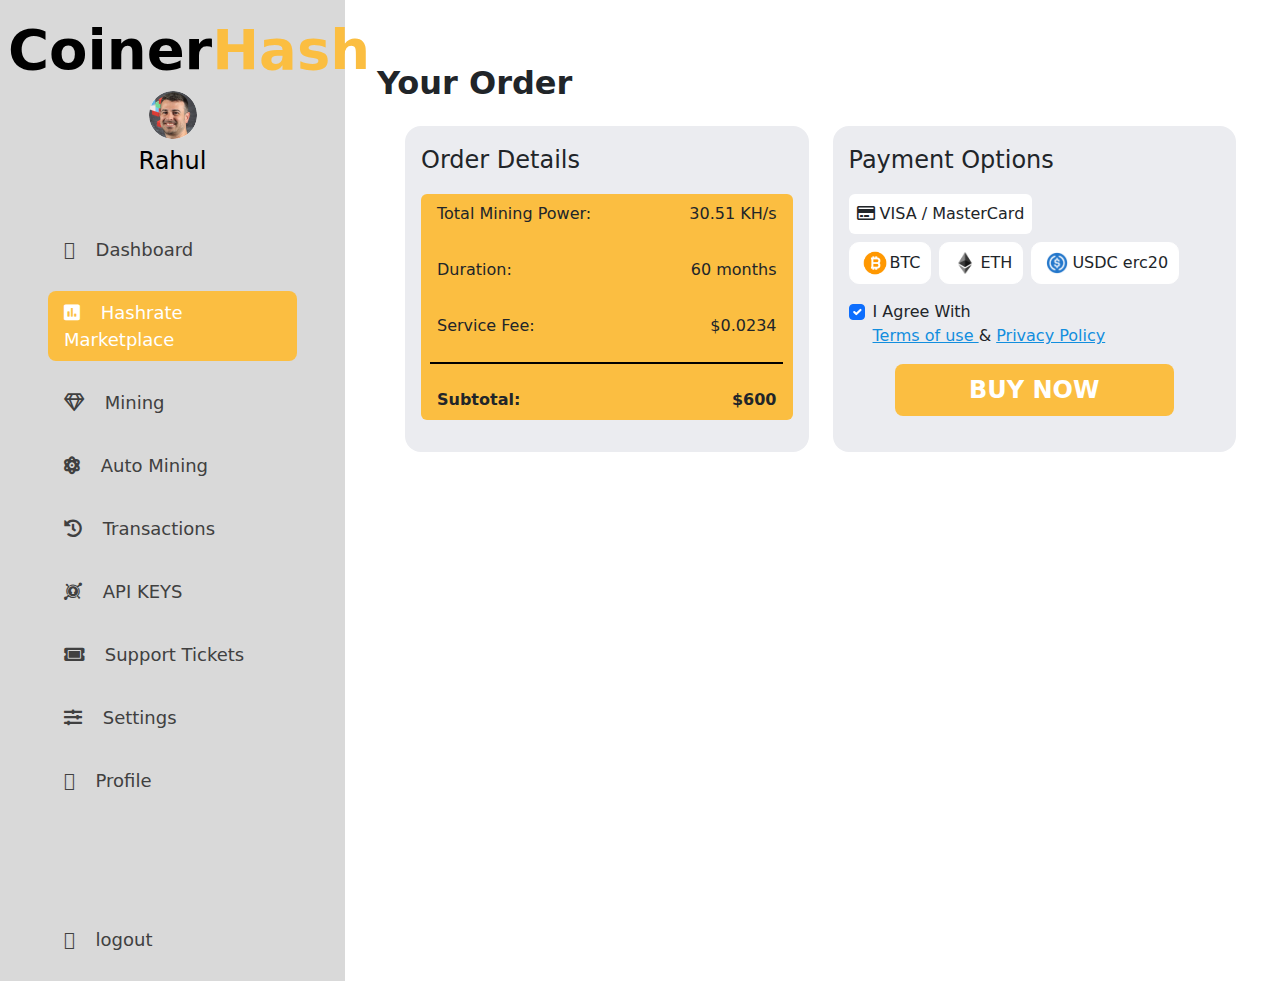
<file: back-end/hashcoin-market-two.html>
<!DOCTYPE html>
<html lang="en">
<head>
    <meta charset="UTF-8">
    <meta name="viewport" content="width=device-width, initial-scale=1.0">
    <title>hashcoin admin</title>
     <!-- fontawesome 4.7.0-->
     <link rel="stylesheet" href="https://pro.fontawesome.com/releases/v5.10.0/css/all.css"  media="print" onload="this.media='all'"/>

     <!-- google fonts  -->
     <link rel="preconnect" href="https://fonts.googleapis.com">
     <link rel="preconnect" href="https://fonts.gstatic.com" crossorigin>
     <link href="https://fonts.googleapis.com/css2?family=Ubuntu:wght@300;400;500;700&display=swap" rel="stylesheet">
     <!-- bootstrap -->
     <link href="https://cdn.jsdelivr.net/npm/bootstrap@5.3.3/dist/css/bootstrap.min.css" rel="stylesheet" integrity="sha384-QWTKZyjpPEjISv5WaRU9OFeRpok6YctnYmDr5pNlyT2bRjXh0JMhjY6hW+ALEwIH" crossorigin="anonymous">
     <link rel="stylesheet" href="assets/css/style.css">
</head>
<body>
    <!-- layout -->
    <div class="main-container d-flex">
        <div class="sidebar" id="side_nav">
            <div class="header-box px-2 pt-3 pb-4 text-center">
                <a href="../website/index.html" class="text-decoration-none"><h1 class="text_56 text-black fw-bold">Coiner<span class="text_yellow">Hash</span></h1></a>
                <button class="menu_mobile btn d-md-none d-block close-btn px-1 py-0 text-dark">
                    <i class="fas fa-times"></i>
                </button>
                <div class="profile mb-2">
                    <img src="assets/image/profile.jpg" alt="">
                </div>
                <h4 class="text_24 text_dark">Rahul</h4>
            </div>

            <ul class="list-unstyled px-5">
                <li class="">
                    <a href="index.html" class="text-decoration-none px-3 py-2 d-block">
                        <i class="fal fa-home"></i> 
                        Dashboard
                    </a>
                </li>
                <li class="active">
                    <a href="hashcoin-market.html" class="text-decoration-none px-3 py-2 d-block">
                        <i class="fas fa-poll"></i>
                        Hashrate Marketplace
                    </a>
                </li>
                <li class="">
                    <a href="mining.html" class="text-decoration-none px-3 py-2 d-block">
                        <i class="far fa-gem"></i>
                        Mining
                    </a>
                </li>
                <li class="">
                    <a href="auto-mining.html" class="text-decoration-none px-3 py-2 d-block">
                        <i class="fas fa-atom"></i>
                        Auto Mining
                    </a>
                </li>
                <li class="">
                    <a href="transactions.html" class="text-decoration-none px-3 py-2 d-block">
                        <i class="fas fa-history"></i>
                        Transactions
                    </a>
                </li>
                <li class="">
                    <a href="api.html" class="text-decoration-none px-3 py-2 d-block">
                        <i class="fab fa-keycdn"></i>
                        API KEYS
                    </a>
                </li>
                <li class="">
                    <a href="support.html" class="text-decoration-none px-3 py-2 d-block">
                        <i class="fas fa-ticket-alt"></i>
                        Support Tickets
                    </a>
                </li>
                <li class="">
                    <a href="settings.html" class="text-decoration-none px-3 py-2 d-block">
                        <i class="fas fa-sliders-h"></i>
                        Settings
                    </a>
                </li>
                <li class="">
                    <a href="profile.html" class="text-decoration-none px-3 py-2 d-block">
                        <i class="fal fa-users"></i>
                        Profile
                    </a>
                </li>
            </ul> 


            <ul class="list-unstyled px-5 pt-5 mt-5">
                <li class="">
                    <a href="../website/login.html" class="text-decoration-none px-3 py-2 d-block">
                        <i class="fal fa-bell"></i>
                        logout
                    </a>
                </li>
            </ul>

        </div>
        <div class="content mt-3 ms-3">
            <div class="d-flex justify-content-between d-md-none d-block">
                <button class="btn px-1 py-0 open-btn me-2"><i class="fal fa-stream"></i></button>
            </div>  
            <!-- dashboard-content area  -->
            <div class="dashboard-content px-3 pt-5"> 
                <h3 class="fw-bold text_32">Your Order</h3>
                <div class=" d-flex justify-content-between p-3 mb-3">
                    <div class="container">
                        <div class="row">
                            <div class="col-md-6">
                                <div class="order_details bg_gray_deep p-3">
                                    <p class="text_24">Order Details</p>
                                    <div class="bg_yellow rounded-2">
                                        <div class="p-2 px-3 d-flex justify-content-between my-3 rounded">
                                            <div class="">Total Mining Power:</div>
                                            <div class="">30.51 KH/s</div>
                                        </div>
                                        <div class=" p-2 px-3 d-flex justify-content-between my-3 rounded">
                                            <div class="">Duration: </div>
                                            <div class="">60 months</div>
                                        </div>
                                        <div class=" p-2 px-3 d-flex justify-content-between my-3 rounded">
                                            <div class="">Service Fee: </div>
                                            <div class="">$0.0234</div>
                                        </div>
                                        <hr class="market_hr">
                                        <div class=" p-2 px-3 d-flex justify-content-between fw-bold my-3 rounded">
                                            <div class="">Subtotal: </div>
                                            <div class="">$600</div>
                                        </div>
                                        
                                    </div>
                                </div>
                            </div>
                            <div class="col-md-6 mt-4 mt-md-0">
                                <div class="order_details bg_gray_deep p-3 h-100">
                                    <p class="text_24">Payment Options</p>
                                    <div class="bg-white p-2 rounded-2 d-inline-block">
                                        <i class="far fa-credit-card"></i>
                                        VISA / MasterCard
                                    </div>
                                    <div class="d-flex gap-2 mt-2">
                                        <div class="bg-white currency_icon p-1">
                                            <img class="img-fluid" src="assets/image/btc1.png" alt="">
                                            <p>BTC</p>
                                        </div>
                                        <div class="bg-white currency_icon p-1 ">
                                            <img class="img-fluid p-1" src="assets/image/etc.png" alt="">
                                            <p>ETH</p>
                                        </div>
                                        <div class="bg-white currency_icon p-1">
                                            <img class="img-fluid p-1" src="assets/image/usd.png" alt="">
                                            <p>USDC erc20</p>
                                        </div>
                                    </div>
                                    <div class="mt-3">
                                        <form action="">
                                            <div class="form-check">
                                                <input class="form-check-input" type="checkbox" value="" id="flexCheckChecked" checked>
                                                <label class="form-check-label" for="flexCheckChecked">
                                                  I Agree With <br> <a class="text_blue" href="#"> Terms of use </a> & <a href="#" class="text_blue">Privacy Policy</a>
                                                </label>
                                              </div>
                                              <a type="button" href="" class="mt-3 green_btn d-block px-3 py-2 text-decoration-none bg_yellow text_24 text-white text-center w-75 mx-auto">BUY NOW </a>
                                        </form>
                                    </div>
                                </div>
                            </div>
                        </div>
                        
                    </div>
                </div>
                
               
            </div>

        </div>
    </div>
<!-- jquery  -->
<script src="https://cdnjs.cloudflare.com/ajax/libs/jquery/3.7.1/jquery.min.js" integrity="sha512-v2CJ7UaYy4JwqLDIrZUI/4hqeoQieOmAZNXBeQyjo21dadnwR+8ZaIJVT8EE2iyI61OV8e6M8PP2/4hpQINQ/g==" crossorigin="anonymous" referrerpolicy="no-referrer"></script>
<!-- bootstrap -->
<script src="https://cdn.jsdelivr.net/npm/bootstrap@5.3.3/dist/js/bootstrap.bundle.min.js" integrity="sha384-YvpcrYf0tY3lHB60NNkmXc5s9fDVZLESaAA55NDzOxhy9GkcIdslK1eN7N6jIeHz" crossorigin="anonymous"></script>
<!-- custom js  -->
<script src="assets/js/script.js"></script>
</body>
</html>
</file>
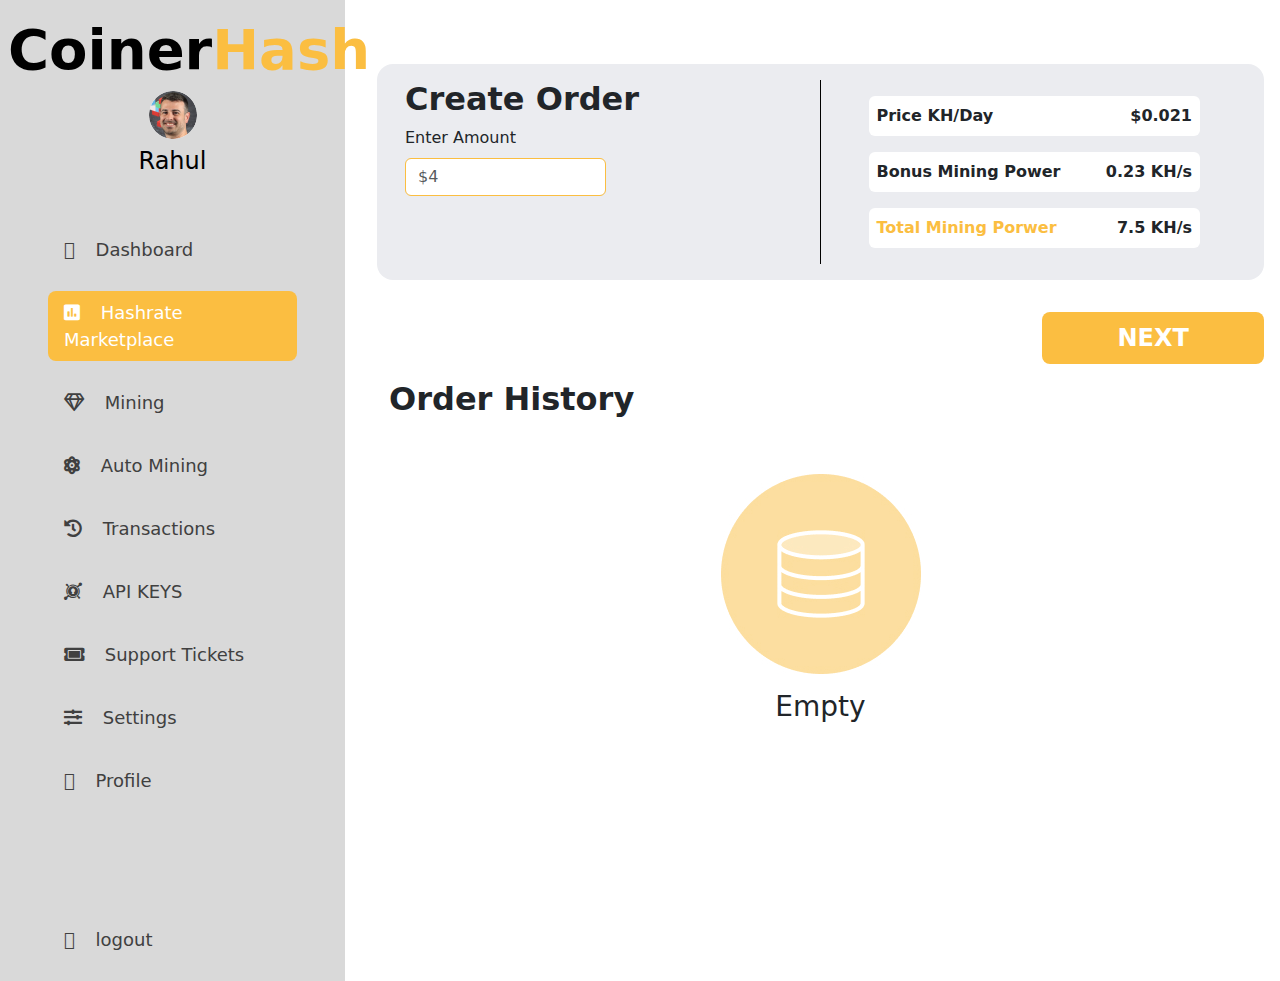
<file: back-end/hashcoin-market.html>
<!DOCTYPE html>
<html lang="en">
<head>
    <meta charset="UTF-8">
    <meta name="viewport" content="width=device-width, initial-scale=1.0">
    <title>hashcoin admin</title>
     <!-- fontawesome 4.7.0-->
     <link rel="stylesheet" href="https://pro.fontawesome.com/releases/v5.10.0/css/all.css"  media="print" onload="this.media='all'"/>

     <!-- google fonts  -->
     <link rel="preconnect" href="https://fonts.googleapis.com">
     <link rel="preconnect" href="https://fonts.gstatic.com" crossorigin>
     <link href="https://fonts.googleapis.com/css2?family=Ubuntu:wght@300;400;500;700&display=swap" rel="stylesheet">
     <!-- bootstrap -->
     <link href="https://cdn.jsdelivr.net/npm/bootstrap@5.3.3/dist/css/bootstrap.min.css" rel="stylesheet" integrity="sha384-QWTKZyjpPEjISv5WaRU9OFeRpok6YctnYmDr5pNlyT2bRjXh0JMhjY6hW+ALEwIH" crossorigin="anonymous">
     <link rel="stylesheet" href="assets/css/style.css">
</head>
<body>
    <!-- layout -->
    <div class="main-container d-flex">
        <div class="sidebar" id="side_nav">
            <div class="header-box px-2 pt-3 pb-4 text-center">
                <a href="../website/index.html" class="text-decoration-none"><h1 class="text_56 text-black fw-bold">Coiner<span class="text_yellow">Hash</span></h1></a>
                <button class="menu_mobile btn d-md-none d-block close-btn px-1 py-0 text-dark">
                    <i class="fas fa-times"></i>
                </button>
                <div class="profile mb-2">
                    <img src="assets/image/profile.jpg" alt="">
                </div>
                <h4 class="text_24 text_dark">Rahul</h4>
            </div>

            <ul class="list-unstyled px-5">
                <li class="">
                    <a href="index.html" class="text-decoration-none px-3 py-2 d-block">
                        <i class="fal fa-home"></i> 
                        Dashboard
                    </a>
                </li>
                <li class="active">
                    <a href="hashcoin-market.html" class="text-decoration-none px-3 py-2 d-block">
                        <i class="fas fa-poll"></i>
                        Hashrate Marketplace
                    </a>
                </li>
                <li class="">
                    <a href="mining.html" class="text-decoration-none px-3 py-2 d-block">
                        <i class="far fa-gem"></i>
                        Mining
                    </a>
                </li>
                <li class="">
                    <a href="auto-mining.html" class="text-decoration-none px-3 py-2 d-block">
                        <i class="fas fa-atom"></i>
                        Auto Mining
                    </a>
                </li>
                <li class="">
                    <a href="transactions.html" class="text-decoration-none px-3 py-2 d-block">
                        <i class="fas fa-history"></i>
                        Transactions
                    </a>
                </li>
                <li class="">
                    <a href="api.html" class="text-decoration-none px-3 py-2 d-block">
                        <i class="fab fa-keycdn"></i>
                        API KEYS
                    </a>
                </li>
                <li class="">
                    <a href="support.html" class="text-decoration-none px-3 py-2 d-block">
                        <i class="fas fa-ticket-alt"></i>
                        Support Tickets
                    </a>
                </li>
                <li class="">
                    <a href="settings.html" class="text-decoration-none px-3 py-2 d-block">
                        <i class="fas fa-sliders-h"></i>
                        Settings
                    </a>
                </li>
                <li class="">
                    <a href="profile.html" class="text-decoration-none px-3 py-2 d-block">
                        <i class="fal fa-users"></i>
                        Profile
                    </a>
                </li>
            </ul> 


            <ul class="list-unstyled px-5 pt-5 mt-5">
                <li class="">
                    <a href="../website/login.html" class="text-decoration-none px-3 py-2 d-block">
                        <i class="fal fa-bell"></i>
                        logout
                    </a>
                </li>
            </ul>

        </div>
        <div class="content mt-3 ms-3">
            <div class="d-flex justify-content-between d-md-none d-block">
                <button class="btn px-1 py-0 open-btn me-2"><i class="fal fa-stream"></i></button>
            </div>
            <!-- dashboard-content area  -->
            <div class="dashboard-content px-3 pt-5"> 
                <div class="bg_gray_deep d-flex justify-content-between p-3 mb-3">
                    <div class="container">
                        <div class="row">
                            <div class="col-md-6 border-end border-end-2 border-black mark_border">
                                <h3 class="fw-bold text_32">Create Order</h3>
                                <form action="">
                                    <div class="mb-3 hashco_input_number">
                                        <label for="formGroupExampleInput" class="form-label">Enter Amount</label>
                                        <input type="number" class="form-control" id="formGroupExampleInput" placeholder="$4">
                                    </div>
                                </form>
                            </div>
                            <div class="col-md-6 px-5">
                                <div class="row_white_wrap">
                                    <div class="row_white p-2 bg-white d-flex justify-content-between fw-bold my-3 rounded">
                                        <div class="">Price KH/Day</div>
                                        <div class="">$0.021</div>
                                    </div>
                                    <div class="row_white p-2 bg-white d-flex justify-content-between fw-bold my-3 rounded">
                                        <div class="">Bonus Mining Power</div>
                                        <div class="">0.23 KH/s</div>
                                    </div>
                                    <div class="row_white p-2 bg-white d-flex justify-content-between fw-bold my-3 rounded">
                                        <div class="text_yellow">Total Mining Porwer</div>
                                        <div class="">7.5 KH/s</div>
                                    </div>
                                </div>
                            </div>
                        </div>
                        
                    </div>
                </div>
                <div class="container">
                    <div class="row justify-content-end">
                        <div class="col-md-3 p-0">
                            <a href="hashcoin-market-two.html" type="button" class="mt-3 green_btn d-block px-3 py-2 text-decoration-none bg_yellow text_24 text-white text-center">NEXT </a>
                        </div>
                    </div>
                </div>
                <div class="container mt-3">
                    <h3 class="fw-bold text_32">Order History</h3>
                    <div class="row">
                        <div class="empty_image text-center p-5">
                            <img class="" src="assets/image/empty.jpg" alt="">
                            <h3 class="pt-3">Empty</h3>
                        </div>
                    </div>
                </div>
            </div>

        </div>
    </div>
<!-- jquery  -->
<script src="https://cdnjs.cloudflare.com/ajax/libs/jquery/3.7.1/jquery.min.js" integrity="sha512-v2CJ7UaYy4JwqLDIrZUI/4hqeoQieOmAZNXBeQyjo21dadnwR+8ZaIJVT8EE2iyI61OV8e6M8PP2/4hpQINQ/g==" crossorigin="anonymous" referrerpolicy="no-referrer"></script>
<!-- bootstrap -->
<script src="https://cdn.jsdelivr.net/npm/bootstrap@5.3.3/dist/js/bootstrap.bundle.min.js" integrity="sha384-YvpcrYf0tY3lHB60NNkmXc5s9fDVZLESaAA55NDzOxhy9GkcIdslK1eN7N6jIeHz" crossorigin="anonymous"></script>
<!-- custom js  -->
<script src="assets/js/script.js"></script>
</body>
</html>
</file>
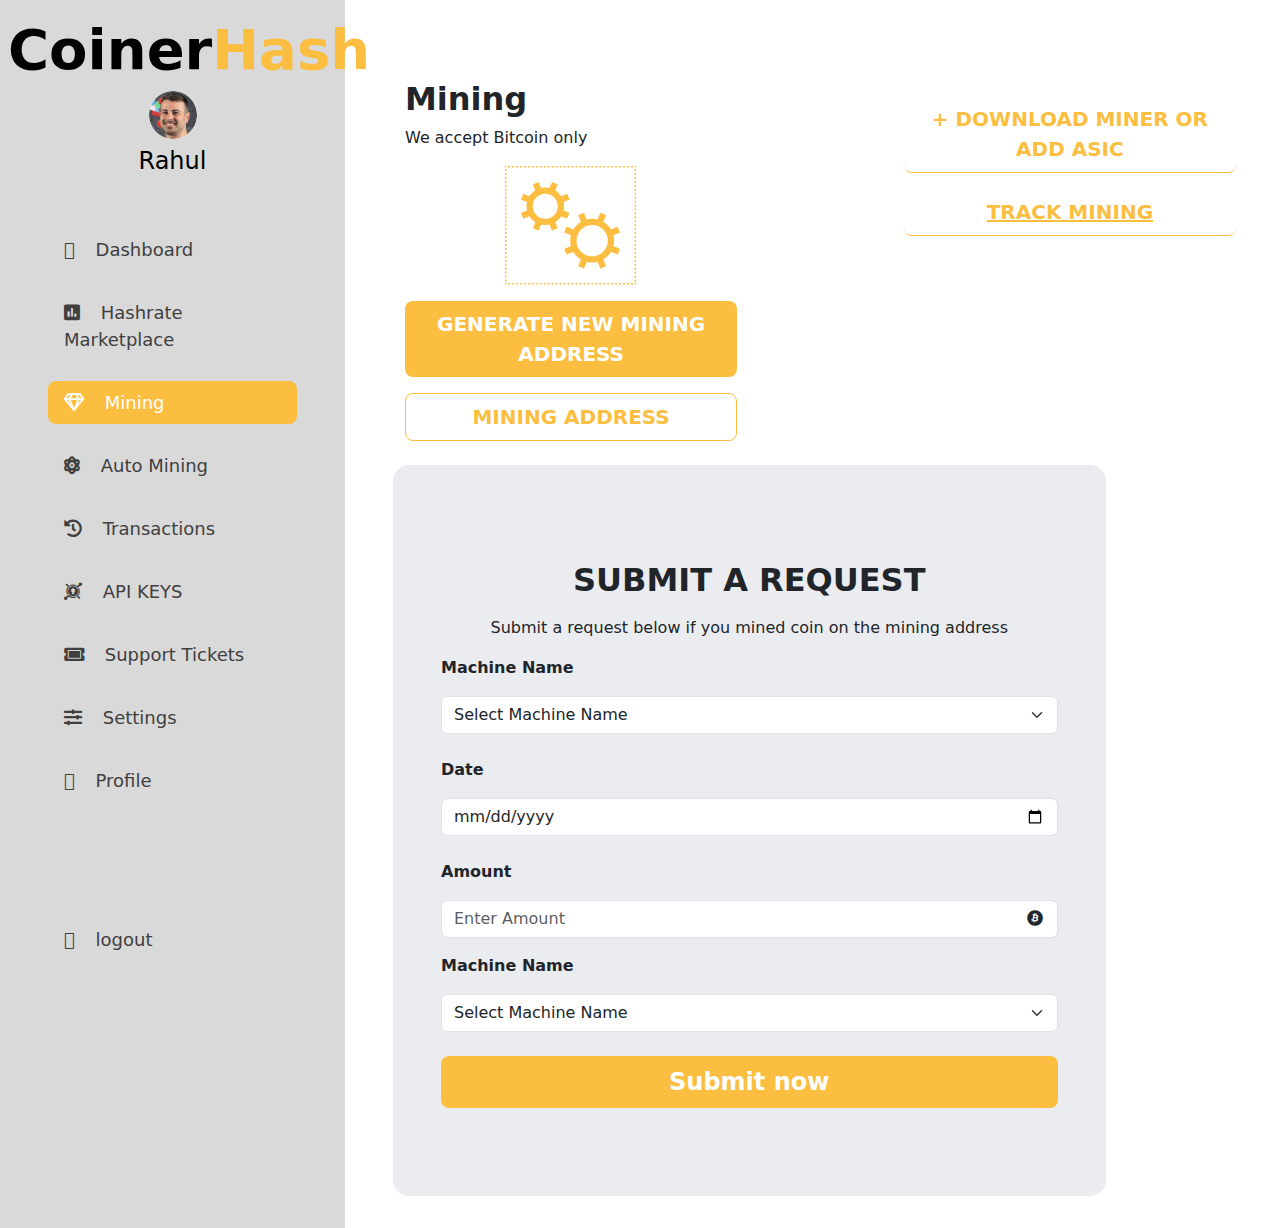
<file: back-end/mining.html>
<!DOCTYPE html>
<html lang="en">
<head>
    <meta charset="UTF-8">
    <meta name="viewport" content="width=device-width, initial-scale=1.0">
    <title>hashcoin admin</title>
     <!-- fontawesome 4.7.0-->
     <link rel="stylesheet" href="https://pro.fontawesome.com/releases/v5.10.0/css/all.css"  media="print" onload="this.media='all'"/>

     <!-- google fonts  -->
     <link rel="preconnect" href="https://fonts.googleapis.com">
     <link rel="preconnect" href="https://fonts.gstatic.com" crossorigin>
     <link href="https://fonts.googleapis.com/css2?family=Ubuntu:wght@300;400;500;700&display=swap" rel="stylesheet">
     <!-- bootstrap -->
     <link href="https://cdn.jsdelivr.net/npm/bootstrap@5.3.3/dist/css/bootstrap.min.css" rel="stylesheet" integrity="sha384-QWTKZyjpPEjISv5WaRU9OFeRpok6YctnYmDr5pNlyT2bRjXh0JMhjY6hW+ALEwIH" crossorigin="anonymous">
     <link rel="stylesheet" href="assets/css/style.css">
</head>
<body>
    <!-- layout -->
    <div class="main-container d-flex">
        <div class="sidebar" id="side_nav">
            <div class="header-box px-2 pt-3 pb-4 text-center">
                <a href="../website/index.html" class="text-decoration-none"><h1 class="text_56 text-black fw-bold">Coiner<span class="text_yellow">Hash</span></h1></a>
                <button class="menu_mobile btn d-md-none d-block close-btn px-1 py-0 text-dark">
                    <i class="fas fa-times"></i>
                </button>
                <div class="profile mb-2">
                    <img src="assets/image/profile.jpg" alt="">
                </div>
                <h4 class="text_24 text_dark">Rahul</h4>
            </div>

            <ul class="list-unstyled px-5">
                <li class="">
                    <a href="index.html" class="text-decoration-none px-3 py-2 d-block">
                        <i class="fal fa-home"></i> 
                        Dashboard
                    </a>
                </li>
                <li class="">
                    <a href="hashcoin-market.html" class="text-decoration-none px-3 py-2 d-block">
                        <i class="fas fa-poll"></i>
                        Hashrate Marketplace
                    </a>
                </li>
                <li class="active">
                    <a href="mining.html" class="text-decoration-none px-3 py-2 d-block">
                        <i class="far fa-gem"></i>
                        Mining
                    </a>
                </li>
                <li class="">
                    <a href="auto-mining.html" class="text-decoration-none px-3 py-2 d-block">
                        <i class="fas fa-atom"></i>
                        Auto Mining
                    </a>
                </li>
                <li class="">
                    <a href="transactions.html" class="text-decoration-none px-3 py-2 d-block">
                        <i class="fas fa-history"></i>
                        Transactions
                    </a>
                </li>
                <li class="">
                    <a href="api.html" class="text-decoration-none px-3 py-2 d-block">
                        <i class="fab fa-keycdn"></i>
                        API KEYS
                    </a>
                </li>
                <li class="">
                    <a href="support.html" class="text-decoration-none px-3 py-2 d-block">
                        <i class="fas fa-ticket-alt"></i>
                        Support Tickets
                    </a>
                </li>
                <li class="">
                    <a href="settings.html" class="text-decoration-none px-3 py-2 d-block">
                        <i class="fas fa-sliders-h"></i>
                        Settings
                    </a>
                </li>
                <li class="">
                    <a href="profile.html" class="text-decoration-none px-3 py-2 d-block">
                        <i class="fal fa-users"></i>
                        Profile
                    </a>
                </li>
            </ul> 


            <ul class="list-unstyled px-5 pt-5 mt-5">
                <li class="">
                    <a href="../website/login.html" class="text-decoration-none px-3 py-2 d-block">
                        <i class="fal fa-bell"></i>
                        logout
                    </a>
                </li>
            </ul>

        </div>
        <div class="content mt-3 ms-3">
            <div class="d-flex justify-content-between d-md-none d-block">
                <button class="btn px-1 py-0 open-btn me-2"><i class="fal fa-stream"></i></button>
            </div>  
            <!-- dashboard-content area  -->
            <div class="dashboard-content px-3 pt-5"> 
                
                
                <div class=" d-flex justify-content-between p-3 mb-3">
                    <div class="container">
                        <div class="row justify-content-between">
                            <div class="col-md-5">
                                <h3 class="fw-bold text_32">Mining</h3>
                                <p class="text_18">We accept Bitcoin only</p>
                                <div class="text-center">
                                    <img class="img-fluid" src="assets/image/setting.png" alt="">
                                </div>
                                <a type="button" href="" class="mt-3 green_btn d-block px-3 py-2 text-decoration-none bg_yellow text_20 text-white text-center text-uppercase"> Generate New Mining Address</a>
                                <a href="#" class="mt-3 green_btn d-block px-3 py-2 text-decoration-none text_yellow round_yellow_border text_20 text-center text-uppercase">Mining Address</a>
                            </div>
                            <div class="col-md-5">
                                <a href="#" class="mt-3 green_btn d-block px-3 py-2 text-decoration-none text_yellow border_1_by text_20 text-center text-uppercase">+ Download Miner or add asic</a>
                                <a href="treak-mining.html" class="mt-3 green_btn d-block px-3 py-2  text_yellow border_1_by text_20 text-center text-uppercase">Track mining</a>
                            </div>
                        </div>
                        <div class="row mt-4 ">
                            <div class="col-md-10 bg_gray_deep p-5">
                                <div class="text-center pt-5">
                                    <h4 class="text_32 fw-bold text-uppercase">Submit A Request</h4>
                                    <p class="mt-3 mb-3">Submit a request below if you mined coin on the mining address</p>
                                </div>
                                <div class="mining_form pb-3">
                                    <form action="">
                                        <div class="mb-4">
                                            <label for="exampleInputEmail1" class="form-label fw-bold mb-3">Machine Name</label>
                                            <select class="form-select" aria-label="Default select example">
                                                <option selected>Select Machine Name</option>
                                                <option value="1">One</option>
                                                <option value="2">Two</option>
                                                <option value="3">Three</option>
                                            </select>
                                              
                                        </div>
                                        <div class="mb-4">
                                            <label for="date" class="form-label fw-bold mb-3">Date</label>
                                            <input type="date" class="form-control" id="date" placeholder="date">
                                        </div>
                                        <div class="mb-3 position-relative">
                                            <label for="date" class="form-label fw-bold mb-3">Amount</label>
                                            <input type="text" class="form-control" id="date" placeholder="Enter Amount">
                                            <div class="btn_icon_mining"><i class="fab fa-bitcoin"></i></div>
                                        </div>
                                        <div class="mb-4">
                                            <label for="exampleInputEmail1" class="form-label fw-bold mb-3">Machine Name</label>
                                            <select class="form-select" aria-label="Default select example">
                                                <option selected>Select Machine Name</option>
                                                <option value="1">One</option>
                                                <option value="2">Two</option>
                                                <option value="3">Three</option>
                                            </select>
                                              
                                        </div>
                                        <div class="mb-4">
                                            <a type="submit" href="" class="mt-3 green_btn d-block px-3 py-2 text-decoration-none bg_yellow text_24 text-white text-center">Submit now </a>
                                        </div>
                                    </form>
                                </div>
                            </div>
                        </div>
                    </div>
                </div>
                
               
            </div>

        </div>
    </div>
<!-- jquery  -->
<script src="https://cdnjs.cloudflare.com/ajax/libs/jquery/3.7.1/jquery.min.js" integrity="sha512-v2CJ7UaYy4JwqLDIrZUI/4hqeoQieOmAZNXBeQyjo21dadnwR+8ZaIJVT8EE2iyI61OV8e6M8PP2/4hpQINQ/g==" crossorigin="anonymous" referrerpolicy="no-referrer"></script>
<!-- bootstrap -->
<script src="https://cdn.jsdelivr.net/npm/bootstrap@5.3.3/dist/js/bootstrap.bundle.min.js" integrity="sha384-YvpcrYf0tY3lHB60NNkmXc5s9fDVZLESaAA55NDzOxhy9GkcIdslK1eN7N6jIeHz" crossorigin="anonymous"></script>
<!-- custom js  -->
<script src="assets/js/script.js"></script>
</body>
</html>
</file>
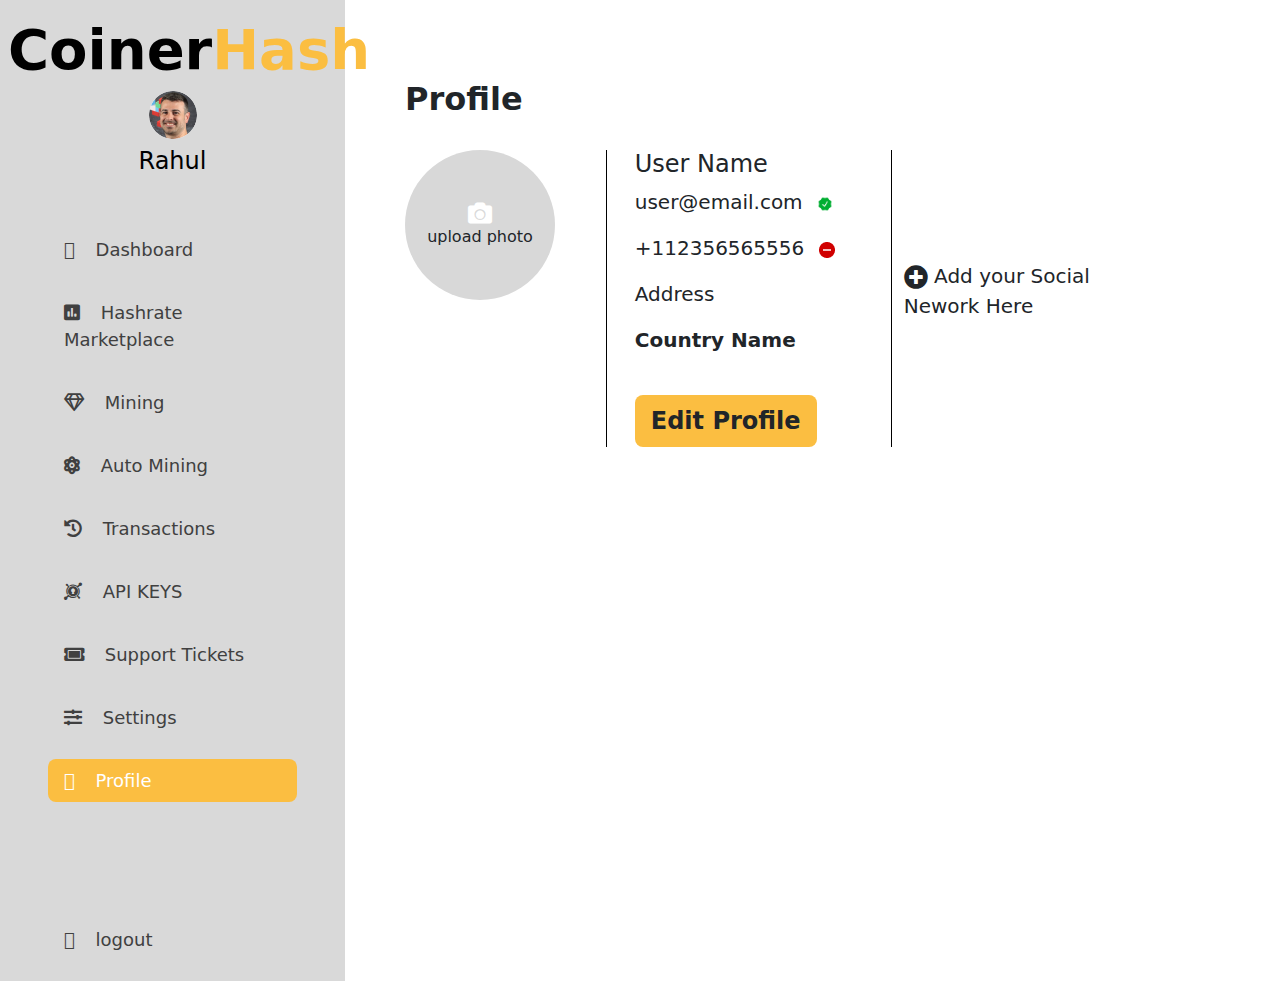
<file: back-end/profile.html>
<!DOCTYPE html>
<html lang="en">
<head>
    <meta charset="UTF-8">
    <meta name="viewport" content="width=device-width, initial-scale=1.0">
    <title>hashcoin admin</title>
     <!-- fontawesome 4.7.0-->
     <link rel="stylesheet" href="https://pro.fontawesome.com/releases/v5.10.0/css/all.css"  media="print" onload="this.media='all'"/>

     <!-- google fonts  -->
     <link rel="preconnect" href="https://fonts.googleapis.com">
     <link rel="preconnect" href="https://fonts.gstatic.com" crossorigin>
     <link href="https://fonts.googleapis.com/css2?family=Ubuntu:wght@300;400;500;700&display=swap" rel="stylesheet">
     <!-- bootstrap -->
     <link href="https://cdn.jsdelivr.net/npm/bootstrap@5.3.3/dist/css/bootstrap.min.css" rel="stylesheet" integrity="sha384-QWTKZyjpPEjISv5WaRU9OFeRpok6YctnYmDr5pNlyT2bRjXh0JMhjY6hW+ALEwIH" crossorigin="anonymous">
     <link rel="stylesheet" href="assets/css/style.css">
</head>
<body>
    <!-- layout -->
    <div class="main-container d-flex">
        <div class="sidebar" id="side_nav">
            <div class="header-box px-2 pt-3 pb-4 text-center">
                <a href="../website/index.html" class="text-decoration-none"><h1 class="text_56 text-black fw-bold">Coiner<span class="text_yellow">Hash</span></h1></a>
                <button class="menu_mobile btn d-md-none d-block close-btn px-1 py-0 text-dark">
                    <i class="fas fa-times"></i>
                </button>
                <div class="profile mb-2">
                    <img src="assets/image/profile.jpg" alt="">
                </div>
                <h4 class="text_24 text_dark">Rahul</h4>
            </div>

            <ul class="list-unstyled px-5">
                <li class="">
                    <a href="index.html" class="text-decoration-none px-3 py-2 d-block">
                        <i class="fal fa-home"></i> 
                        Dashboard
                    </a>
                </li>
                <li class="">
                    <a href="hashcoin-market.html" class="text-decoration-none px-3 py-2 d-block">
                        <i class="fas fa-poll"></i>
                        Hashrate Marketplace
                    </a>
                </li>
                <li class="">
                    <a href="mining.html" class="text-decoration-none px-3 py-2 d-block">
                        <i class="far fa-gem"></i>
                        Mining
                    </a>
                </li>
                <li class="">
                    <a href="auto-mining.html" class="text-decoration-none px-3 py-2 d-block">
                        <i class="fas fa-atom"></i>
                        Auto Mining
                    </a>
                </li>
                <li class="">
                    <a href="transactions.html" class="text-decoration-none px-3 py-2 d-block">
                        <i class="fas fa-history"></i>
                        Transactions
                    </a>
                </li>
                <li class="">
                    <a href="api.html" class="text-decoration-none px-3 py-2 d-block">
                        <i class="fab fa-keycdn"></i>
                        API KEYS
                    </a>
                </li>
                <li class="">
                    <a href="support.html" class="text-decoration-none px-3 py-2 d-block">
                        <i class="fas fa-ticket-alt"></i>
                        Support Tickets
                    </a>
                </li>
                <li class="">
                    <a href="settings.html" class="text-decoration-none px-3 py-2 d-block">
                        <i class="fas fa-sliders-h"></i>
                        Settings
                    </a>
                </li>
                <li class="active">
                    <a href="profile.html" class="text-decoration-none px-3 py-2 d-block">
                        <i class="fal fa-users"></i>
                        Profile
                    </a>
                </li>
            </ul> 


            <ul class="list-unstyled px-5 pt-5 mt-5">
                <li class="">
                    <a href="../website/login.html" class="text-decoration-none px-3 py-2 d-block">
                        <i class="fal fa-bell"></i>
                        logout
                    </a>
                </li>
            </ul>

        </div>
        <div class="content mt-3 ms-3">
            <div class="d-flex justify-content-between d-md-none d-block">
                <button class="btn px-1 py-0 open-btn me-2"><i class="fal fa-stream"></i></button>
            </div>  
            <!-- dashboard-content area  -->
            <div class="dashboard-content px-3 pt-5"> 
                
                
                <div class=" d-flex justify-content-between p-3 mb-3">
                    <div class="container">
                        <h3 class="fw-bold text_32">Profile</h3> 
                        <div class="row  pt-4">
                            <div class="col-md-3 border-end border-end-2 border-black mark_border">
                                
                                 <div class="upload_profile_pic">
                                    <input id="uploadBtn" type="file">
                                    <label for="uploadBtn">
                                        <i class="fas fa-camera"></i>
                                        <span>upload photo</span>
                                    </label>
                                 </div>
                            </div>
                            <div class="col-md-4 border-end border-end-2 border-black mark_border mt-5 mt-md-0">
                                <div class="profile_text ps-3">
                                    <h4 class="text_24">User Name</h4>
                                    <p class="text_20">user@email.com <img class="verify_img img-fluid ms-2" src="assets/image/bitcoin-icons_verify-filled.png" alt="verify"></p>
                                    <p class="text_20">+112356565556 <img class="verify_img img-fluid ms-2" src="assets/image/zondicons_minus-solid.png" alt="verify"></p>
                                    <p class="text_20">Address</p>
                                    <p class="text_20 fw-bold">Country Name</p>
                                    <a href="#" class="mt-4 d-inline-block green_btn px-3 py-2 text-decoration-none bg_yellow text_24 text-dark text-center">Edit Profile</a>
                                </div>
                                 
                            </div>
                            <div class="col-md-4 mt-5 mt-md-0">
                                <div class="social_network d-flex h-100 align-items-center">
                                    <p class="text_20 cursor_pointer"><i class="fas fa-plus-circle align-middle text_24"></i> Add your Social Nework Here</p>
                                </div>
                                 
                            </div>
                             
                        </div>
                         
                    </div>
                </div>
                
               
            </div>

        </div>
    </div>
<!-- jquery  -->
<script src="https://cdnjs.cloudflare.com/ajax/libs/jquery/3.7.1/jquery.min.js" integrity="sha512-v2CJ7UaYy4JwqLDIrZUI/4hqeoQieOmAZNXBeQyjo21dadnwR+8ZaIJVT8EE2iyI61OV8e6M8PP2/4hpQINQ/g==" crossorigin="anonymous" referrerpolicy="no-referrer"></script>
<!-- bootstrap -->
<script src="https://cdn.jsdelivr.net/npm/bootstrap@5.3.3/dist/js/bootstrap.bundle.min.js" integrity="sha384-YvpcrYf0tY3lHB60NNkmXc5s9fDVZLESaAA55NDzOxhy9GkcIdslK1eN7N6jIeHz" crossorigin="anonymous"></script>
<!-- custom js  -->
<script src="assets/js/script.js"></script>
</body>
</html>
</file>
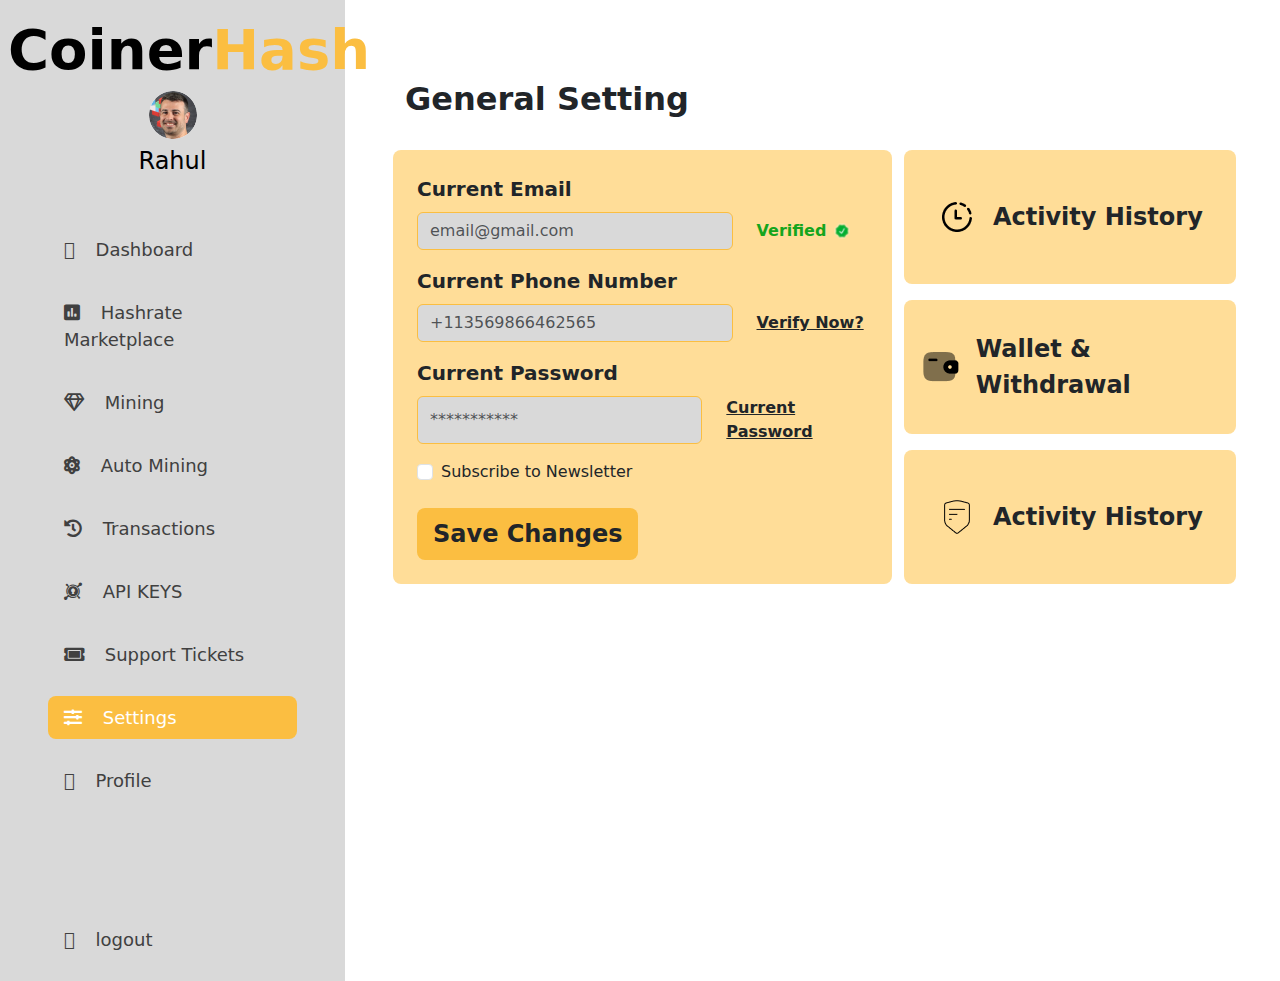
<file: back-end/settings.html>
<!DOCTYPE html>
<html lang="en">
<head>
    <meta charset="UTF-8">
    <meta name="viewport" content="width=device-width, initial-scale=1.0">
    <title>hashcoin admin</title>
     <!-- fontawesome 4.7.0-->
     <link rel="stylesheet" href="https://pro.fontawesome.com/releases/v5.10.0/css/all.css"  media="print" onload="this.media='all'"/>

     <!-- google fonts  -->
     <link rel="preconnect" href="https://fonts.googleapis.com">
     <link rel="preconnect" href="https://fonts.gstatic.com" crossorigin>
     <link href="https://fonts.googleapis.com/css2?family=Ubuntu:wght@300;400;500;700&display=swap" rel="stylesheet">
     <!-- bootstrap -->
     <link href="https://cdn.jsdelivr.net/npm/bootstrap@5.3.3/dist/css/bootstrap.min.css" rel="stylesheet" integrity="sha384-QWTKZyjpPEjISv5WaRU9OFeRpok6YctnYmDr5pNlyT2bRjXh0JMhjY6hW+ALEwIH" crossorigin="anonymous">
     <link rel="stylesheet" href="assets/css/style.css">
</head>
<body>
    <!-- layout -->
    <div class="main-container d-flex">
        <div class="sidebar" id="side_nav">
            <div class="header-box px-2 pt-3 pb-4 text-center">
                <a href="../website/index.html" class="text-decoration-none"><h1 class="text_56 text-black fw-bold">Coiner<span class="text_yellow">Hash</span></h1></a>
                <button class="menu_mobile btn d-md-none d-block close-btn px-1 py-0 text-dark">
                    <i class="fas fa-times"></i>
                </button>
                <div class="profile mb-2">
                    <img src="assets/image/profile.jpg" alt="">
                </div>
                <h4 class="text_24 text_dark">Rahul</h4>
            </div>

            <ul class="list-unstyled px-5">
                <li class="">
                    <a href="index.html" class="text-decoration-none px-3 py-2 d-block">
                        <i class="fal fa-home"></i> 
                        Dashboard
                    </a>
                </li>
                <li class="">
                    <a href="hashcoin-market.html" class="text-decoration-none px-3 py-2 d-block">
                        <i class="fas fa-poll"></i>
                        Hashrate Marketplace
                    </a>
                </li>
                <li class="">
                    <a href="mining.html" class="text-decoration-none px-3 py-2 d-block">
                        <i class="far fa-gem"></i>
                        Mining
                    </a>
                </li>
                <li class="">
                    <a href="auto-mining.html" class="text-decoration-none px-3 py-2 d-block">
                        <i class="fas fa-atom"></i>
                        Auto Mining
                    </a>
                </li>
                <li class="">
                    <a href="transactions.html" class="text-decoration-none px-3 py-2 d-block">
                        <i class="fas fa-history"></i>
                        Transactions
                    </a>
                </li>
                <li class="">
                    <a href="api.html" class="text-decoration-none px-3 py-2 d-block">
                        <i class="fab fa-keycdn"></i>
                        API KEYS
                    </a>
                </li>
                <li class="">
                    <a href="support.html" class="text-decoration-none px-3 py-2 d-block">
                        <i class="fas fa-ticket-alt"></i>
                        Support Tickets
                    </a>
                </li>
                <li class="active">
                    <a href="settings.html" class="text-decoration-none px-3 py-2 d-block">
                        <i class="fas fa-sliders-h"></i>
                        Settings
                    </a>
                </li>
                <li class="">
                    <a href="profile.html" class="text-decoration-none px-3 py-2 d-block">
                        <i class="fal fa-users"></i>
                        Profile
                    </a>
                </li>
            </ul> 


            <ul class="list-unstyled px-5 pt-5 mt-5">
                <li class="">
                    <a href="../website/login.html" class="text-decoration-none px-3 py-2 d-block">
                        <i class="fal fa-bell"></i>
                        logout
                    </a>
                </li>
            </ul>

        </div>
        <div class="content mt-3 ms-3">
            <div class="d-flex justify-content-between d-md-none d-block">
                <button class="btn px-1 py-0 open-btn me-2"><i class="fal fa-stream"></i></button>
            </div>  
            <!-- dashboard-content area  -->
            <div class="dashboard-content px-3 pt-5"> 
                
                
                <div class=" d-flex justify-content-between p-3 mb-3">
                    <div class="container">
                        <h3 class="fw-bold text_32">General Setting</h3> 
                        <div class="row  pt-4 ">
                            <div class="col-md-7 bg_cream rounded-3 p-4">
                                <form action="">
                                    <div class="mb-3">
                                        <label for="input1" class="form-label text_20 fw-bold">Current Email </label>
                                        <div class="d-flex input_setting">
                                            <input type="email" class="form-control" id="input1" placeholder="email@gmail.com">
                                            <div class="d-flex align-items-center">
                                                <p class="m-0 text_16 ms-4 text_green fw-bold">Verified </p>
                                                <div>
                                                    <img class="setting_check_img img-fluid ms-2" src="assets/image/check.png" alt="verify">
                                                </div> 
                                            </div>
                                        </div> 
                                    </div>
                                    <div class="mb-3">
                                        <label for="input1" class="form-label  text_20 fw-bold">Current Phone Number </label>
                                        <div class="d-flex input_setting">
                                            <input type="email" class="form-control" id="input1" placeholder="+113569866462565">
                                            <div class="d-flex align-items-center">
                                                <div class="w-100">
                                                    <p class="m-0 text_16 ms-4  fw-bold text-decoration-underline">Verify Now? </p>
                                                </div>
                                            </div>
                                        </div> 
                                    </div>
                                    <div class="mb-3">
                                        <label for="input1" class="form-label  text_20 fw-bold">Current Password</label>
                                        <div class="d-flex input_setting">
                                            <input type="email" class="form-control" id="input1" placeholder="***********">
                                            <div class="d-flex align-items-center">
                                                <div class="w-100">
                                                    <p class="m-0 text_16 ms-4  fw-bold text-decoration-underline">Current Password</p>
                                                </div>
                                            </div>
                                        </div> 
                                    </div>
                                    <div class="mb-3 mt-2 form-check">
                                        <input type="checkbox" class="form-check-input setting_check" id="exampleCheck1">
                                        <label class="form-check-label" for="exampleCheck1">Subscribe to Newsletter</label>
                                    </div>
                                    <button type="submit" class="mt-2 d-inline-block green_btn px-3 py-2 text-decoration-none bg_yellow text_24 text-dark text-center border-0">Save Changes</button>
                                </form>
                            </div>
                            <div class="col-md-5  mt-3 mt-md-0">
                                <div class="d-flex flex-column h-100 gap-3">
                                    <div class="bg_cream setting_text rounded-3 h-100">
                                        <div class="d-flex align-items-center p-3 justify-content-center h-100">
                                            <img class="img-fluid active_img" src="assets/image/setting-activity.png" alt="">
                                            <p class="text_24 fw-bold m-0 ms-3">Activity History</p>
                                        </div>
                                    </div>
                                    <div class="bg_cream setting_text rounded-3 h-100">
                                        <div class="d-flex align-items-center p-3 justify-content-center h-100">
                                            <img src="assets/image/setting-wallet.png" alt="">
                                            <p class="text_24 fw-bold m-0 ms-3">Wallet & Withdrawal</p>
                                        </div>
                                    </div>
                                    <div class="bg_cream setting_text rounded-3 h-100">
                                        <div class="d-flex align-items-center p-3 justify-content-center h-100">
                                            <img src="assets/image/setting-history.png" alt="">
                                            <p class="text_24 fw-bold m-0 ms-3">Activity History</p>
                                        </div>
                                    </div>
                                </div>
                            </div>
                        </div>
                         
                    </div>
                </div>
                
               
            </div>

        </div>
    </div>
<!-- jquery  -->
<script src="https://cdnjs.cloudflare.com/ajax/libs/jquery/3.7.1/jquery.min.js" integrity="sha512-v2CJ7UaYy4JwqLDIrZUI/4hqeoQieOmAZNXBeQyjo21dadnwR+8ZaIJVT8EE2iyI61OV8e6M8PP2/4hpQINQ/g==" crossorigin="anonymous" referrerpolicy="no-referrer"></script>
<!-- bootstrap -->
<script src="https://cdn.jsdelivr.net/npm/bootstrap@5.3.3/dist/js/bootstrap.bundle.min.js" integrity="sha384-YvpcrYf0tY3lHB60NNkmXc5s9fDVZLESaAA55NDzOxhy9GkcIdslK1eN7N6jIeHz" crossorigin="anonymous"></script>
<!-- custom js  -->
<script src="assets/js/script.js"></script>
</body>
</html>
</file>
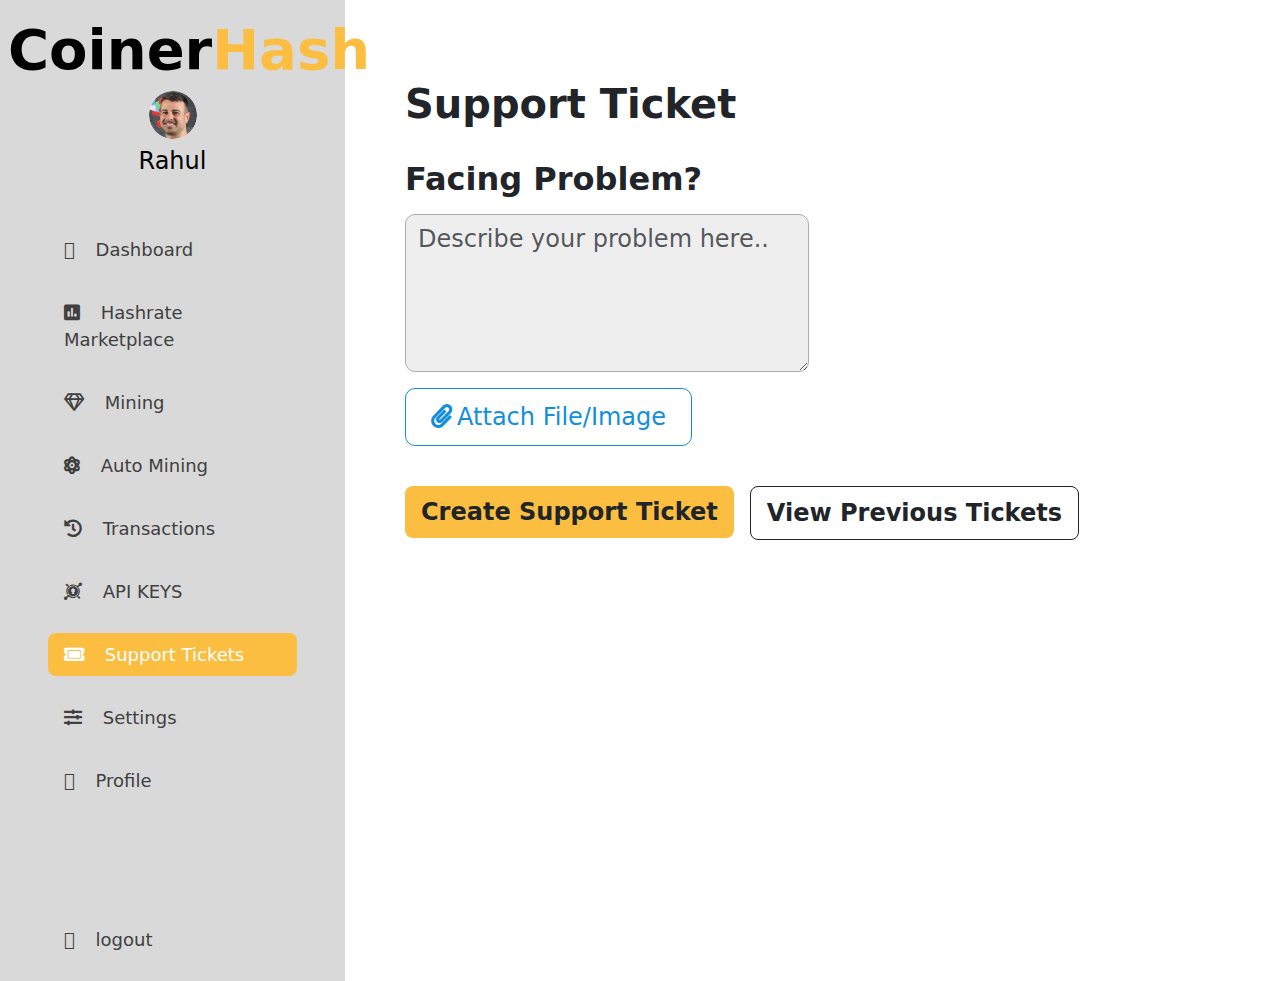
<file: back-end/support.html>
<!DOCTYPE html>
<html lang="en">
<head>
    <meta charset="UTF-8">
    <meta name="viewport" content="width=device-width, initial-scale=1.0">
    <title>hashcoin admin</title>
     <!-- fontawesome 4.7.0-->
     <link rel="stylesheet" href="https://pro.fontawesome.com/releases/v5.10.0/css/all.css"  media="print" onload="this.media='all'"/>

     <!-- google fonts  -->
     <link rel="preconnect" href="https://fonts.googleapis.com">
     <link rel="preconnect" href="https://fonts.gstatic.com" crossorigin>
     <link href="https://fonts.googleapis.com/css2?family=Ubuntu:wght@300;400;500;700&display=swap" rel="stylesheet">
     <!-- bootstrap -->
     <link href="https://cdn.jsdelivr.net/npm/bootstrap@5.3.3/dist/css/bootstrap.min.css" rel="stylesheet" integrity="sha384-QWTKZyjpPEjISv5WaRU9OFeRpok6YctnYmDr5pNlyT2bRjXh0JMhjY6hW+ALEwIH" crossorigin="anonymous">
     <link rel="stylesheet" href="assets/css/style.css">
</head>
<body>
    <!-- layout -->
    <div class="main-container d-flex">
        <div class="sidebar" id="side_nav">
            <div class="header-box px-2 pt-3 pb-4 text-center">
                <a href="../website/index.html" class="text-decoration-none"><h1 class="text_56 text-black fw-bold">Coiner<span class="text_yellow">Hash</span></h1></a>
                <button class="menu_mobile btn d-md-none d-block close-btn px-1 py-0 text-dark">
                    <i class="fas fa-times"></i>
                </button>
                <div class="profile mb-2">
                    <img src="assets/image/profile.jpg" alt="">
                </div>
                <h4 class="text_24 text_dark">Rahul</h4>
            </div>

            <ul class="list-unstyled px-5">
                <li class="">
                    <a href="index.html" class="text-decoration-none px-3 py-2 d-block">
                        <i class="fal fa-home"></i> 
                        Dashboard
                    </a>
                </li>
                <li class="">
                    <a href="hashcoin-market.html" class="text-decoration-none px-3 py-2 d-block">
                        <i class="fas fa-poll"></i>
                        Hashrate Marketplace
                    </a>
                </li>
                <li class="">
                    <a href="mining.html" class="text-decoration-none px-3 py-2 d-block">
                        <i class="far fa-gem"></i>
                        Mining
                    </a>
                </li>
                <li class="">
                    <a href="auto-mining.html" class="text-decoration-none px-3 py-2 d-block">
                        <i class="fas fa-atom"></i>
                        Auto Mining
                    </a>
                </li>
                <li class="">
                    <a href="transactions.html" class="text-decoration-none px-3 py-2 d-block">
                        <i class="fas fa-history"></i>
                        Transactions
                    </a>
                </li>
                <li class="">
                    <a href="api.html" class="text-decoration-none px-3 py-2 d-block">
                        <i class="fab fa-keycdn"></i>
                        API KEYS
                    </a>
                </li>
                <li class="active">
                    <a href="support.html" class="text-decoration-none px-3 py-2 d-block">
                        <i class="fas fa-ticket-alt"></i>
                        Support Tickets
                    </a>
                </li>
                <li class="">
                    <a href="settings.html" class="text-decoration-none px-3 py-2 d-block">
                        <i class="fas fa-sliders-h"></i>
                        Settings
                    </a>
                </li>
                <li class="">
                    <a href="profile.html" class="text-decoration-none px-3 py-2 d-block">
                        <i class="fal fa-users"></i>
                        Profile
                    </a>
                </li>
            </ul> 


            <ul class="list-unstyled px-5 pt-5 mt-5">
                <li class="">
                    <a href="../website/login.html" class="text-decoration-none px-3 py-2 d-block">
                        <i class="fal fa-bell"></i>
                        logout
                    </a>
                </li>
            </ul>

        </div>
        <div class="content mt-3 ms-3">
            <div class="d-flex justify-content-between d-md-none d-block">
                <button class="btn px-1 py-0 open-btn me-2"><i class="fal fa-stream"></i></button>
            </div>  
            <!-- dashboard-content area  -->
            <div class="dashboard-content px-3 pt-5"> 
                
                
                <div class=" d-flex justify-content-between p-3 mb-3">
                    <div class="container">
                        <h3 class="fw-bold text_40">Support Ticket</h3> 
                        <div class="row  pt-4">
                            <div class="col-md-6">
                                <h4 class="fw-bold text_32 mb-3">Facing Problem? </h4>
                                <form action="" > 
                                    <div class="mb-3"> 
                                        <textarea class="form-control text_24" id="textarea_support" rows="4" placeholder="Describe your problem here.."></textarea>
                                      </div>
                                    <div class="upload_attach mt-3">
                                        <input id="uploadAttach" type="file">
                                        <label for="uploadBtn">
                                            <i class="fas fa-paperclip text_24"></i>
                                            <span class="text_24">Attach File/Image</span>
                                        </label>
                                     </div>
                                </form>
                                 
                            </div>
                             
                             
                        </div>
                        <div class="row mt-3">
                            <div class="col-md-12 d-flex gap-3">
                                <div>
                                    <a href="#" class="mt-4 d-inline-block green_btn px-3 py-2 text-decoration-none bg_yellow text_24 text-dark text-center">Create Support Ticket</a>
                                </div>
                                <div>
                                    <a href="#" class="mt-4 d-inline-block green_btn px-3 py-2 text-decoration-none bg-white border border-dark border-1 text_24 text-dark text-center">View Previous Tickets</a>
                                </div>
                            </div>
                        </div>
                         
                    </div>
                </div>
                
               
            </div>

        </div>
    </div>
<!-- jquery  -->
<script src="https://cdnjs.cloudflare.com/ajax/libs/jquery/3.7.1/jquery.min.js" integrity="sha512-v2CJ7UaYy4JwqLDIrZUI/4hqeoQieOmAZNXBeQyjo21dadnwR+8ZaIJVT8EE2iyI61OV8e6M8PP2/4hpQINQ/g==" crossorigin="anonymous" referrerpolicy="no-referrer"></script>
<!-- bootstrap -->
<script src="https://cdn.jsdelivr.net/npm/bootstrap@5.3.3/dist/js/bootstrap.bundle.min.js" integrity="sha384-YvpcrYf0tY3lHB60NNkmXc5s9fDVZLESaAA55NDzOxhy9GkcIdslK1eN7N6jIeHz" crossorigin="anonymous"></script>
<!-- custom js  -->
<script src="assets/js/script.js"></script>
</body>
</html>
</file>
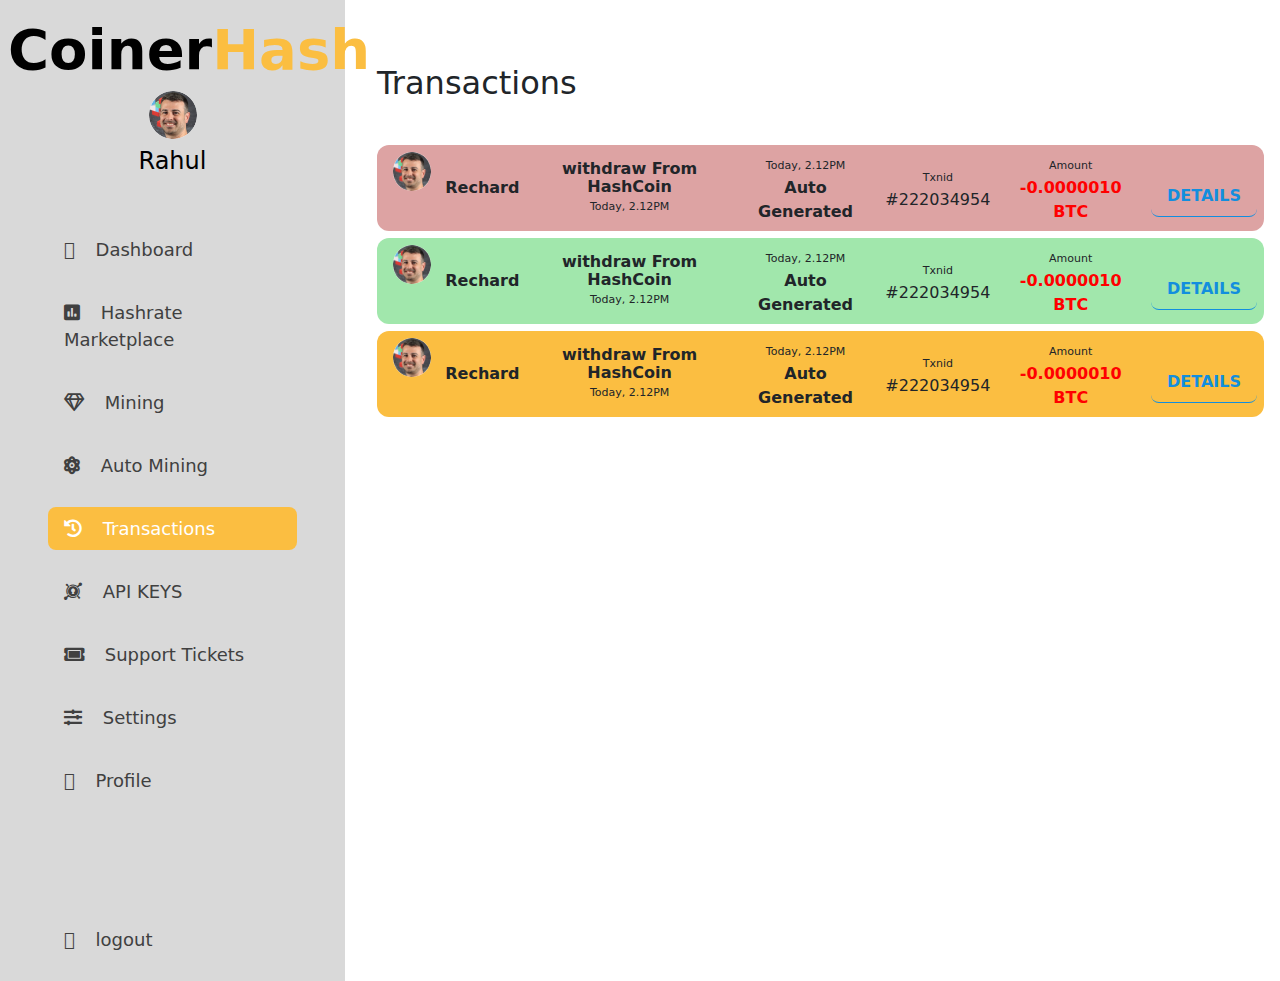
<file: back-end/transactions.html>
<!DOCTYPE html>
<html lang="en">
<head>
    <meta charset="UTF-8">
    <meta name="viewport" content="width=device-width, initial-scale=1.0">
    <title>hashcoin admin</title>
     <!-- fontawesome 4.7.0-->
     <link rel="stylesheet" href="https://pro.fontawesome.com/releases/v5.10.0/css/all.css"  media="print" onload="this.media='all'"/>

     <!-- google fonts  -->
     <link rel="preconnect" href="https://fonts.googleapis.com">
     <link rel="preconnect" href="https://fonts.gstatic.com" crossorigin>
     <link href="https://fonts.googleapis.com/css2?family=Ubuntu:wght@300;400;500;700&display=swap" rel="stylesheet">
     <!-- bootstrap -->
     <link href="https://cdn.jsdelivr.net/npm/bootstrap@5.3.3/dist/css/bootstrap.min.css" rel="stylesheet" integrity="sha384-QWTKZyjpPEjISv5WaRU9OFeRpok6YctnYmDr5pNlyT2bRjXh0JMhjY6hW+ALEwIH" crossorigin="anonymous">
     <link rel="stylesheet" href="assets/css/style.css">
</head>
<body>
    <!-- layout -->
    <div class="main-container d-flex">
        <div class="sidebar" id="side_nav">
            <div class="header-box px-2 pt-3 pb-4 text-center">
                <a href="../website/index.html" class="text-decoration-none"><h1 class="text_56 text-black fw-bold">Coiner<span class="text_yellow">Hash</span></h1></a>
                <button class="menu_mobile btn d-md-none d-block close-btn px-1 py-0 text-dark">
                    <i class="fas fa-times"></i>
                </button>
                <div class="profile mb-2">
                    <img src="assets/image/profile.jpg" alt="">
                </div>
                <h4 class="text_24 text_dark">Rahul</h4>
            </div>

            <ul class="list-unstyled px-5">
                <li class="">
                    <a href="index.html" class="text-decoration-none px-3 py-2 d-block">
                        <i class="fal fa-home"></i> 
                        Dashboard
                    </a>
                </li>
                <li class="">
                    <a href="hashcoin-market.html" class="text-decoration-none px-3 py-2 d-block">
                        <i class="fas fa-poll"></i>
                        Hashrate Marketplace
                    </a>
                </li>
                <li class="">
                    <a href="mining.html" class="text-decoration-none px-3 py-2 d-block">
                        <i class="far fa-gem"></i>
                        Mining
                    </a>
                </li>
                <li class="">
                    <a href="auto-mining.html" class="text-decoration-none px-3 py-2 d-block">
                        <i class="fas fa-atom"></i>
                        Auto Mining
                    </a>
                </li>
                <li class="active">
                    <a href="transactions.html" class="text-decoration-none px-3 py-2 d-block">
                        <i class="fas fa-history"></i>
                        Transactions
                    </a>
                </li>
                <li class="">
                    <a href="api.html" class="text-decoration-none px-3 py-2 d-block">
                        <i class="fab fa-keycdn"></i>
                        API KEYS
                    </a>
                </li>
                <li class="">
                    <a href="support.html" class="text-decoration-none px-3 py-2 d-block">
                        <i class="fas fa-ticket-alt"></i>
                        Support Tickets
                    </a>
                </li>
                <li class="">
                    <a href="settings.html" class="text-decoration-none px-3 py-2 d-block">
                        <i class="fas fa-sliders-h"></i>
                        Settings
                    </a>
                </li>
                <li class="">
                    <a href="profile.html" class="text-decoration-none px-3 py-2 d-block">
                        <i class="fal fa-users"></i>
                        Profile
                    </a>
                </li>
            </ul> 

            <ul class="list-unstyled px-5 pt-5 mt-5">
                <li class="">
                    <a href="../website/login.html" class="text-decoration-none px-3 py-2 d-block">
                        <i class="fal fa-bell"></i>
                        logout
                    </a>
                </li>
            </ul>

        </div>
        <div class="content mt-3 ms-3">
            <div class="d-flex justify-content-between d-md-none d-block">
                <button class="btn px-1 py-0 open-btn me-2"><i class="fal fa-stream"></i></button>
            </div>
            <!-- dashboard-content area  -->
            <div class="dashboard-content px-3 pt-5">
                
                <h3 class="text_32">Transactions</h3>
               
                <div class="row pt-4">
                    <div class="col-md-12">
                        <div class="pb-3 pt-1">
                            <div class="table_wrap">
                                <table class="hash_table_trans">
                                    <tr class="hash_tr_withdraw hash_tr text-center">
                                        <td class="align-top ps-3">
                                            <img  src="assets/image/profile.jpg" class="img-fluid trans_img" alt="">
                                        </td>
                                        <td class="fw-bold">
                                            Rechard
                                        </td>
                                        <td class="line_height_18 fw-bold">
                                            withdraw From HashCoin 
                                            <br/><span class="text_11 fw-light">Today, 2.12PM</span>
                                            
                                        </td>
                                        <td class="fw-bold">
                                            <span class="text_11 fw-light">Today, 2.12PM</span><br>Auto Generated
                                        </td>
                                        <td>
                                            <span class="text_11 fw-light">Txnid</span><br>#222034954
                                        </td>
                                        <td class="fw-bold text_red">
                                            <span class="text_11 fw-light text-dark">Amount</span><br>
                                            -0.0000010 BTC
                                        </td>
                                        <td>
                                            <a href="#" class="mt-3 green_btn d-block px-3 py-2 text-decoration-none text_blue border_1_blue text_16 text-center text-uppercase">Details</a>
                                        </td>
                                    </tr>
                                    <tr class="hash_tr_deposit hash_tr text-center">
                                        <td class="align-top ps-3">
                                            <img  src="assets/image/profile.jpg" class="img-fluid trans_img" alt="">
                                        </td>
                                        <td class="fw-bold">
                                            Rechard
                                        </td>
                                        <td class="line_height_18 fw-bold">
                                            withdraw From HashCoin 
                                            <br/><span class="text_11 fw-light">Today, 2.12PM</span>
                                            
                                        </td>
                                        <td class="fw-bold">
                                            <span class="text_11 fw-light">Today, 2.12PM</span><br>Auto Generated
                                        </td>
                                        <td>
                                            <span class="text_11 fw-light">Txnid</span><br>#222034954
                                        </td>
                                        <td class="fw-bold text_red">
                                            <span class="text_11 fw-light text-dark">Amount</span><br>
                                            -0.0000010 BTC
                                        </td>
                                        <td>
                                            <a href="#" class="mt-3 green_btn d-block px-3 py-2 text-decoration-none text_blue border_1_blue text_16 text-center text-uppercase">Details</a>
                                        </td>
                                    </tr>
                                    
                                    <tr class="hash_tr_hashed_coin hash_tr text-center">
                                        <td class="align-top ps-3">
                                            <img   src="assets/image/profile.jpg" class="img-fluid trans_img" alt="">
                                        </td>
                                        <td class="fw-bold">
                                            Rechard
                                        </td>
                                        <td class="line_height_18 fw-bold">
                                            withdraw From HashCoin 
                                            <br/><span class="text_11 fw-light">Today, 2.12PM</span>
                                            
                                        </td>
                                        <td class="fw-bold">
                                            <span class="text_11 fw-light">Today, 2.12PM</span><br>Auto Generated
                                        </td>
                                        <td>
                                            <span class="text_11 fw-light">Txnid</span><br>#222034954
                                        </td>
                                        <td class="fw-bold text_red">
                                            <span class="text_11 fw-light text-dark">Amount</span><br>
                                            -0.0000010 BTC
                                        </td>
                                        <td>
                                            <a href="#" class="mt-3 green_btn d-block px-3 py-2 text-decoration-none text_blue border_1_blue text_16 text-center text-uppercase">Details</a>
                                        </td>
                                    </tr>
                                    
                                   
                                </table>
                            </div>
                        </div>
                    </div>
                </div>
            </div>

        </div>
    </div>
<!-- jquery  -->
<script src="https://cdnjs.cloudflare.com/ajax/libs/jquery/3.7.1/jquery.min.js" integrity="sha512-v2CJ7UaYy4JwqLDIrZUI/4hqeoQieOmAZNXBeQyjo21dadnwR+8ZaIJVT8EE2iyI61OV8e6M8PP2/4hpQINQ/g==" crossorigin="anonymous" referrerpolicy="no-referrer"></script>
<!-- bootstrap -->
<script src="https://cdn.jsdelivr.net/npm/bootstrap@5.3.3/dist/js/bootstrap.bundle.min.js" integrity="sha384-YvpcrYf0tY3lHB60NNkmXc5s9fDVZLESaAA55NDzOxhy9GkcIdslK1eN7N6jIeHz" crossorigin="anonymous"></script>
<!-- custom js  -->
<script src="assets/js/script.js"></script>
</body>
</html>
</file>
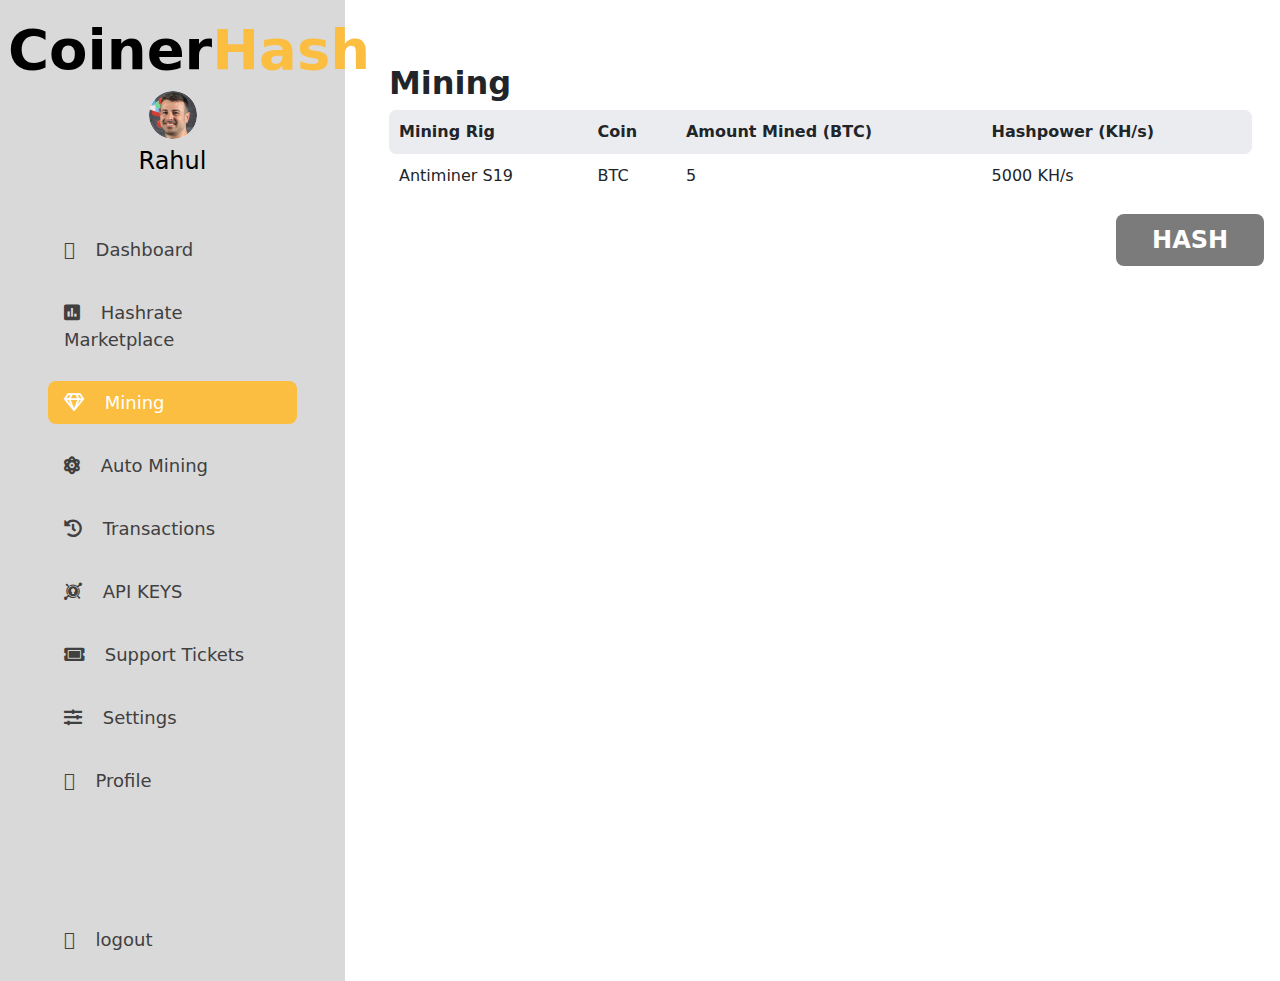
<file: back-end/treak-mining.html>
<!DOCTYPE html>
<html lang="en">
<head>
    <meta charset="UTF-8">
    <meta name="viewport" content="width=device-width, initial-scale=1.0">
    <title>hashcoin admin</title>
     <!-- fontawesome 4.7.0-->
     <link rel="stylesheet" href="https://pro.fontawesome.com/releases/v5.10.0/css/all.css"  media="print" onload="this.media='all'"/>

     <!-- google fonts  -->
     <link rel="preconnect" href="https://fonts.googleapis.com">
     <link rel="preconnect" href="https://fonts.gstatic.com" crossorigin>
     <link href="https://fonts.googleapis.com/css2?family=Ubuntu:wght@300;400;500;700&display=swap" rel="stylesheet">
     <!-- bootstrap -->
     <link href="https://cdn.jsdelivr.net/npm/bootstrap@5.3.3/dist/css/bootstrap.min.css" rel="stylesheet" integrity="sha384-QWTKZyjpPEjISv5WaRU9OFeRpok6YctnYmDr5pNlyT2bRjXh0JMhjY6hW+ALEwIH" crossorigin="anonymous">
     <link rel="stylesheet" href="assets/css/style.css">
</head>
<body>
    <!-- layout -->
    <div class="main-container d-flex">
        <div class="sidebar" id="side_nav">
            <div class="header-box px-2 pt-3 pb-4 text-center">
                <a href="../website/index.html" class="text-decoration-none"><h1 class="text_56 text-black fw-bold">Coiner<span class="text_yellow">Hash</span></h1></a>
                <button class="menu_mobile btn d-md-none d-block close-btn px-1 py-0 text-dark">
                    <i class="fas fa-times"></i>
                </button>
                <div class="profile mb-2">
                    <img src="assets/image/profile.jpg" alt="">
                </div>
                <h4 class="text_24 text_dark">Rahul</h4>
            </div>

            <ul class="list-unstyled px-5">
                <li class="">
                    <a href="index.html" class="text-decoration-none px-3 py-2 d-block">
                        <i class="fal fa-home"></i> 
                        Dashboard
                    </a>
                </li>
                <li class="">
                    <a href="hashcoin-market.html" class="text-decoration-none px-3 py-2 d-block">
                        <i class="fas fa-poll"></i>
                        Hashrate Marketplace
                    </a>
                </li>
                <li class="active">
                    <a href="mining.html" class="text-decoration-none px-3 py-2 d-block">
                        <i class="far fa-gem"></i>
                        Mining
                    </a>
                </li>
                <li class="">
                    <a href="auto-mining.html" class="text-decoration-none px-3 py-2 d-block">
                        <i class="fas fa-atom"></i>
                        Auto Mining
                    </a>
                </li>
                <li class="">
                    <a href="transactions.html" class="text-decoration-none px-3 py-2 d-block">
                        <i class="fas fa-history"></i>
                        Transactions
                    </a>
                </li>
                <li class="">
                    <a href="api.html" class="text-decoration-none px-3 py-2 d-block">
                        <i class="fab fa-keycdn"></i>
                        API KEYS
                    </a>
                </li>
                <li class="">
                    <a href="support.html" class="text-decoration-none px-3 py-2 d-block">
                        <i class="fas fa-ticket-alt"></i>
                        Support Tickets
                    </a>
                </li>
                <li class="">
                    <a href="settings.html" class="text-decoration-none px-3 py-2 d-block">
                        <i class="fas fa-sliders-h"></i>
                        Settings
                    </a>
                </li>
                <li class="">
                    <a href="profile.html" class="text-decoration-none px-3 py-2 d-block">
                        <i class="fal fa-users"></i>
                        Profile
                    </a>
                </li>
            </ul> 


            <ul class="list-unstyled px-5 pt-5 mt-5">
                <li class="">
                    <a href="../website/login.html" class="text-decoration-none px-3 py-2 d-block">
                        <i class="fal fa-bell"></i>
                        logout
                    </a>
                </li>
            </ul>

        </div>
        <div class="content mt-3 ms-3">
            <div class="d-flex justify-content-between d-md-none d-block">
                <button class="btn px-1 py-0 open-btn me-2"><i class="fal fa-stream"></i></button>
            </div>  
            <!-- dashboard-content area  -->
            <div class="dashboard-content px-3 pt-5"> 
                
                    <div class="container">
                        <h3 class="fw-bold text_32">Mining</h3>
                        <div class="row">
                            <div class="col-md-12">
                                <table class="treak_mining_table w-100">
                                    <thead>
                                        <tr class="tb_head_mining">
                                          <th scope="col">Mining Rig</th>
                                          <th scope="col">Coin</th>
                                          <th scope="col">Amount Mined (BTC)</th>
                                          <th scope="col">Hashpower (KH/s)</th>
                                        </tr>
                                      </thead>
                                      <tbody>
                                        <tr class="tb_body_mining">
                                            <td>Antiminer S19</td>
                                            <td>BTC</td>
                                            <td>5</td>
                                            <td>5000 KH/s</td>
                                        </tr>
                                      </tbody>
                                </table>
                            </div>
                        </div>
                    </div>
                    <div class="container">
                        <div class="row justify-content-end">
                            <div class="col-md-2 p-0">
                                <a href="#" type="button" class="mt-3 green_btn d-block py-2 text-decoration-none bg_black_light text_24 text-white text-center">HASH </a>
                            </div>
                        </div>
                    </div>
                
                
               
            </div>

        </div>
    </div>
<!-- jquery  -->
<script src="https://cdnjs.cloudflare.com/ajax/libs/jquery/3.7.1/jquery.min.js" integrity="sha512-v2CJ7UaYy4JwqLDIrZUI/4hqeoQieOmAZNXBeQyjo21dadnwR+8ZaIJVT8EE2iyI61OV8e6M8PP2/4hpQINQ/g==" crossorigin="anonymous" referrerpolicy="no-referrer"></script>
<!-- bootstrap -->
<script src="https://cdn.jsdelivr.net/npm/bootstrap@5.3.3/dist/js/bootstrap.bundle.min.js" integrity="sha384-YvpcrYf0tY3lHB60NNkmXc5s9fDVZLESaAA55NDzOxhy9GkcIdslK1eN7N6jIeHz" crossorigin="anonymous"></script>
<!-- custom js  -->
<script src="assets/js/script.js"></script>
</body>
</html>
</file>
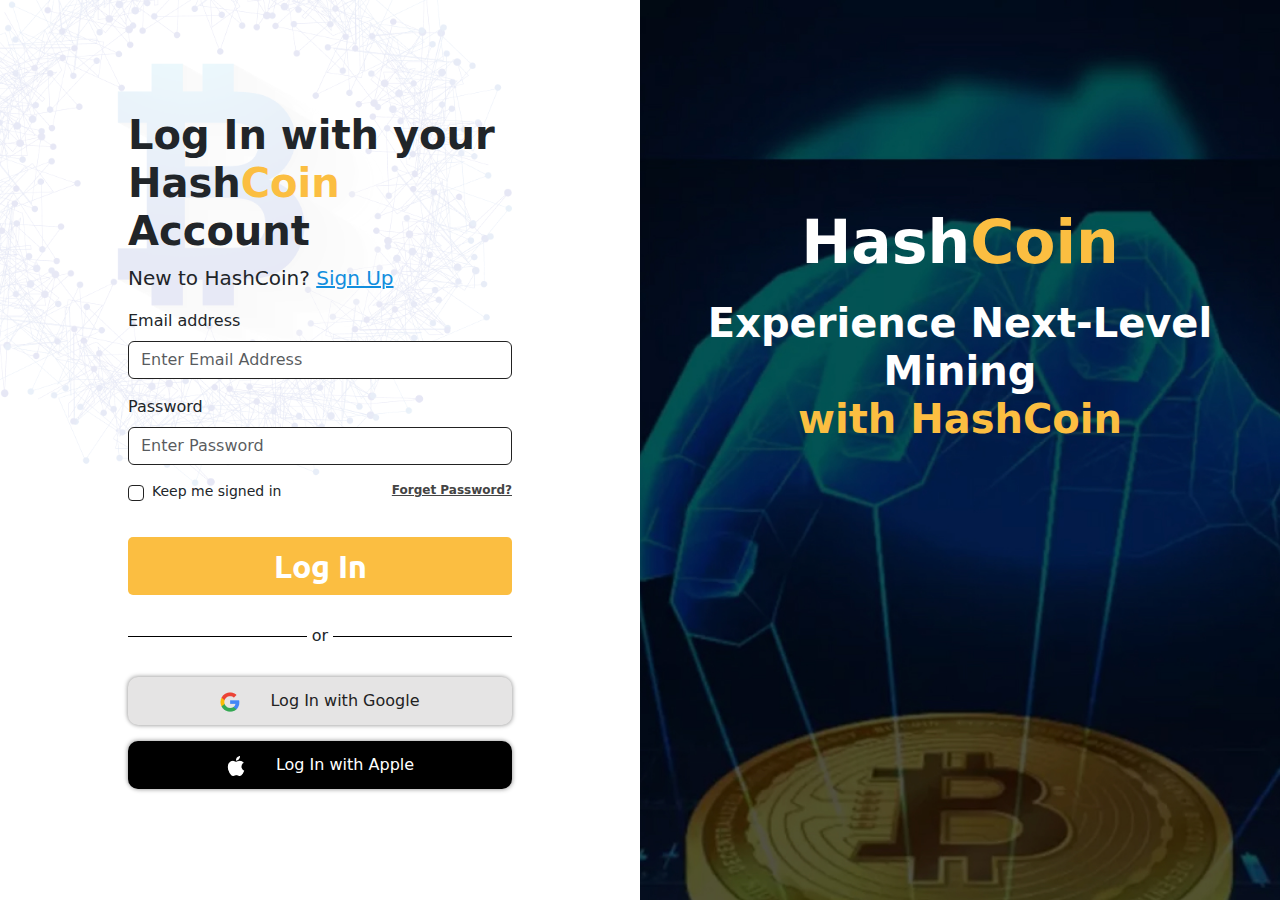
<file: website/login.html>
<!doctype html>
<html lang="en">
  <head>
    <meta charset="utf-8">
    <meta name="viewport" content="width=device-width, initial-scale=1">
    <title>HashCoin-login</title>
     <!-- fontawesome 4.7.0-->
    <link rel="stylesheet" href="https://cdnjs.cloudflare.com/ajax/libs/font-awesome/4.7.0/css/font-awesome.css"  media="print" onload="this.media='all'"/>

    <!-- google fonts  -->
    <link rel="preconnect" href="https://fonts.googleapis.com">
    <link rel="preconnect" href="https://fonts.gstatic.com" crossorigin>
    <link href="https://fonts.googleapis.com/css2?family=Ubuntu:wght@300;400;500;700&display=swap" rel="stylesheet">
    <!-- bootstrap -->
    <link href="https://cdn.jsdelivr.net/npm/bootstrap@5.3.3/dist/css/bootstrap.min.css" rel="stylesheet" integrity="sha384-QWTKZyjpPEjISv5WaRU9OFeRpok6YctnYmDr5pNlyT2bRjXh0JMhjY6hW+ALEwIH" crossorigin="anonymous">
    <link rel="stylesheet" href="assets/css/style.css">
  </head>
  <body>

    <div class="login">
        <div class="container-fluid m-0">
            <div class="row vh_100">
                <div class="col-md-6 p-0 order-1 order-md-0">
                    <div class="bg_left_login_signup d-flex justify-content-center align-items-center pt-4 pb-4">
                        <div class="login_signup_form w_60">
                            <h3 class="text_40 fw-bold">Log In with your <br> Hash<span class="text_yellow">Coin</span> Account</h3>
                            <p class="text_20 mt-2">New to HashCoin? <a href="./sign-up.html" class="text_blue"> Sign Up</a></p>
                            <div class="hashcoin_form">
                                <form action="" method="">
                                    <div class="mb-3">
                                      <label for="exampleInputEmail1" class="form-label">Email address</label>
                                      <input type="email" class="form-control hashcoin_log_sign_input" id="exampleInputEmail1" aria-describedby="emailHelp" placeholder="Enter Email Address">
                                    </div>
                                    <div class="mb-3">
                                      <label for="exampleInputPassword1" class="form-label">Password</label>
                                      <input type="password" class="form-control hashcoin_log_sign_input" id="exampleInputPassword1" placeholder="Enter Password">
                                    </div>
                                    <div class="mb-3 form-check">
                                      <input type="checkbox" class="form-check-input hashcoin_log_sign_input" id="exampleCheck1">
                                      <div class="d-flex justify-content-between">
                                        <label class="form-check-label text_14 text-dark" for="exampleCheck1">Keep me signed in</label>
                                        <a href="#" class="text_12 text_gray_dark m-0 fw-bold">Forget Password?</a>
                                      </div>
                                      
                                    </div>
                                    <a href="../back-end/index.html" type="submit" class="mt-3 bg_yellow primary_btn ubuntu-bold w-100 border-0 text_20 ">Log In</a>
                                </form>
                                <div class="or mt-4 mb-4">
                                    <p>or</p>
                                </div>
                                <div class="g_a_btns">
                                    <a type="button" class="goole_btn text_18"><span class="mr_30"><img src="assets/images/login-sign/google-logo.png" alt=""></span>Log In with Google</a>
                                    <a type="button" class="apple_btn text_18 mt-3"><span class="mr_30"><img src="assets/images/login-sign/apple-logo.png" alt=""></span>Log In with Apple</a>
                                </div>
                            </div>
                        </div>
                    </div>
                </div>
                <div class="col-md-6 p-0 order-0 order-md-1">
                    <div class="bg_login_sign_right position-relative text-center">
                        <div class="text_login_sign_right position-absolute">
                            <h2 class="text_60 text-white fw-bold">Hash<span class="text_yellow">Coin</span></h2>
                            <h5 class="text_40 text-white mt-4 fw-bold">Experience Next-Level Mining <br> <span class="text_yellow">with HashCoin</span></h5>
                        </div>
                    </div>
                </div>
            </div>
        </div>
    </div>

    <script src="https://cdn.jsdelivr.net/npm/bootstrap@5.3.3/dist/js/bootstrap.bundle.min.js" integrity="sha384-YvpcrYf0tY3lHB60NNkmXc5s9fDVZLESaAA55NDzOxhy9GkcIdslK1eN7N6jIeHz" crossorigin="anonymous"></script>
  </body>
</html>
</file>
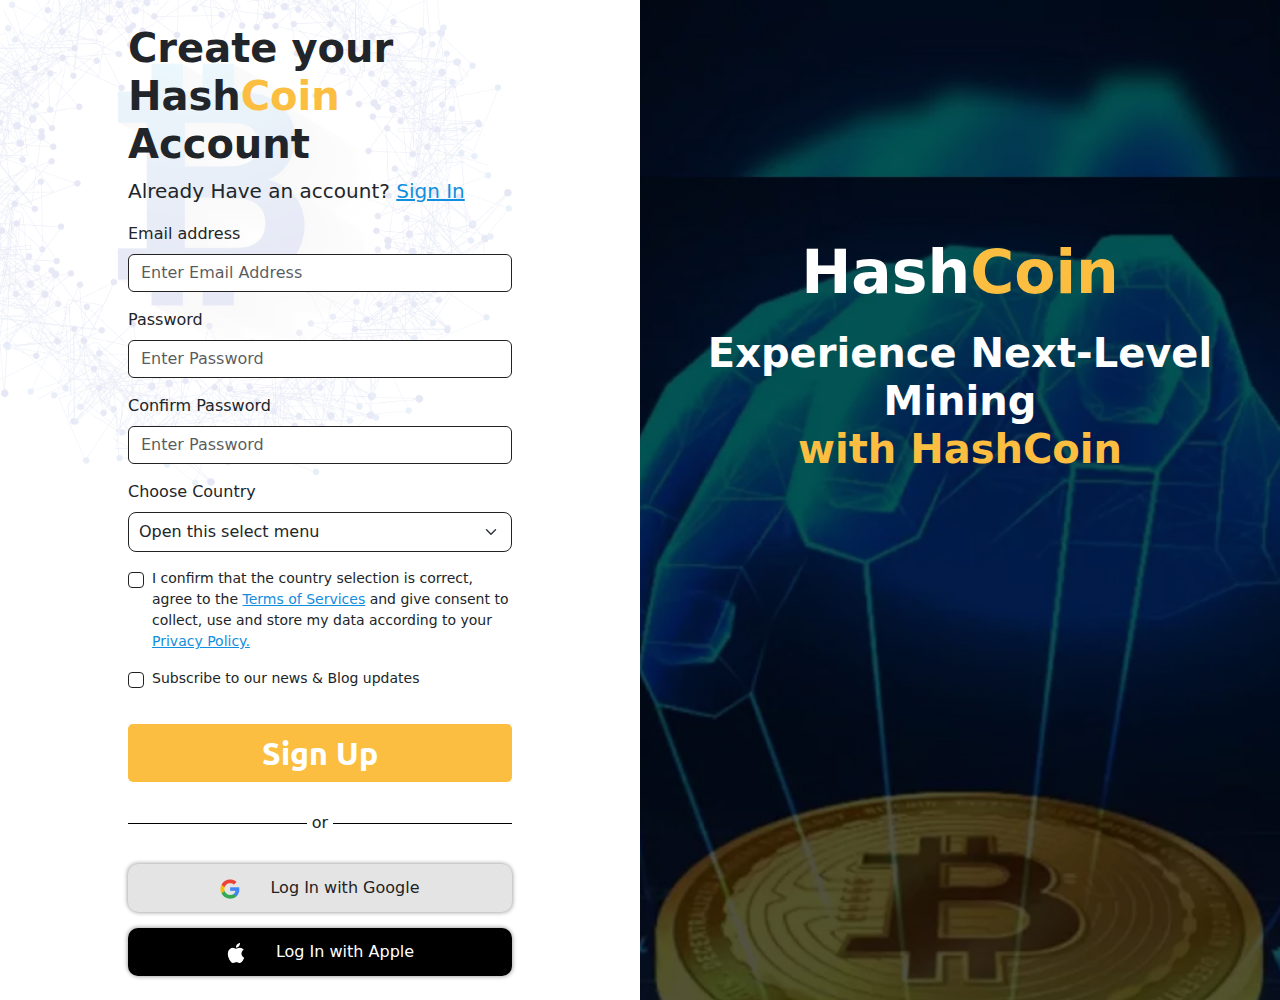
<file: website/sign-up.html>
<!doctype html>
<html lang="en">
  <head>
    <meta charset="utf-8">
    <meta name="viewport" content="width=device-width, initial-scale=1">
    <title>HashCoin-singup</title>
     <!-- fontawesome 4.7.0-->
    <link rel="stylesheet" href="https://cdnjs.cloudflare.com/ajax/libs/font-awesome/4.7.0/css/font-awesome.css"  media="print" onload="this.media='all'"/>

    <!-- google fonts  -->
    <link rel="preconnect" href="https://fonts.googleapis.com">
    <link rel="preconnect" href="https://fonts.gstatic.com" crossorigin>
    <link href="https://fonts.googleapis.com/css2?family=Ubuntu:wght@300;400;500;700&display=swap" rel="stylesheet">
    <!-- bootstrap -->
    <link href="https://cdn.jsdelivr.net/npm/bootstrap@5.3.3/dist/css/bootstrap.min.css" rel="stylesheet" integrity="sha384-QWTKZyjpPEjISv5WaRU9OFeRpok6YctnYmDr5pNlyT2bRjXh0JMhjY6hW+ALEwIH" crossorigin="anonymous">
    <link rel="stylesheet" href="assets/css/style.css">
  </head>
  <body>

    <div class="login">
        <div class="container-fluid m-0">
            <div class="row vh_100">
                <div class="col-md-6 p-0 order-1 order-md-0">
                    <div class="bg_left_login_signup d-flex justify-content-center align-items-center pt-4 pb-4">
                        <div class="login_signup_form w_60">
                            <h3 class="text_40 fw-bold">Create your <br> Hash<span class="text_yellow">Coin</span> Account</h3>
                            <p class="text_20 mt-2">Already Have an account? <a href="./login.html" class="text_blue"> Sign In</a></p>
                            <div class="hashcoin_form">
                                <form action="" method="">
                                    <div class="mb-3">
                                      <label for="exampleInputEmail1" class="form-label">Email address</label>
                                      <input type="email" class="form-control hashcoin_log_sign_input" id="exampleInputEmail1" aria-describedby="emailHelp" placeholder="Enter Email Address">
                                    </div>
                                    <div class="mb-3">
                                      <label for="exampleInputPassword1" class="form-label">Password</label>
                                      <input type="password" class="form-control hashcoin_log_sign_input" id="exampleInputPassword1" placeholder="Enter Password">
                                    </div>
                                    <div class="mb-3">
                                      <label for="exampleInputPassword1" class="form-label">Confirm Password</label>
                                      <input type="password" class="form-control hashcoin_log_sign_input" id="exampleInputPassword1" placeholder="Enter Password">
                                    </div>
                                    <div class="mb-3">
                                      <div class="form-check p-0">
                                        <label for="" class="form-label">Choose Country</label>
                                        <select class="form-select form-select-lg mb-3 hashcoin_log_sign_select" aria-label="Large select example">
                                            <option selected>Open this select menu</option>
                                            <option value="1">Bangladesh</option>
                                            <option value="2">India</option>
                                            <option value="3">Pakisthan</option>
                                        </select>
                                      </div>
                                    </div>
                                    <div class="mb-3 form-check">
                                      <input type="checkbox" class="form-check-input hashcoin_log_sign_input" id="exampleCheck1">
                                      <div class="d-flex justify-content-between">
                                        <label class="form-check-label text_14 text-dark" for="exampleCheck1">I confirm that the country selection is correct, agree to the <a href="#" class="text_blue">Terms of Services</a> and give consent to collect, use and store my data according to your <a href="#" class="text_blue">Privacy Policy.</a></label>
                                        
                                      </div>
                                      
                                    </div>
                                    <div class="mb-3 form-check">
                                      <input type="checkbox" class="form-check-input hashcoin_log_sign_input" id="exampleCheck1">
                                      <div class="d-flex justify-content-between">
                                        <label class="form-check-label text_14 text-dark" for="exampleCheck1">Subscribe to our news & Blog updates</label>
                                        
                                      </div>
                                      
                                    </div>
                                    <a href="login.html" type="submit" class="mt-3 bg_yellow primary_btn ubuntu-bold w-100 border-0 text_20 ">Sign Up</a>
                                </form>
                                <div class="or mt-4 mb-4">
                                    <p>or</p>
                                </div>
                                <div class="g_a_btns">
                                    <a type="button" class="goole_btn text_18"><span class="mr_30"><img src="assets/images/login-sign/google-logo.png" alt=""></span>Log In with Google</a>
                                    <a type="button" class="apple_btn text_18 mt-3"><span class="mr_30"><img src="assets/images/login-sign/apple-logo.png" alt=""></span>Log In with Apple</a>
                                </div>
                            </div>
                        </div>
                    </div>
                </div>
                <div class="col-md-6 p-0 order-0 order-md-1">
                    <div class="bg_login_sign_right position-relative text-center">
                        <div class="text_login_sign_right position-absolute">
                            <h2 class="text_60 text-white fw-bold">Hash<span class="text_yellow">Coin</span></h2>
                            <h5 class="text_40 text-white mt-4 fw-bold">Experience Next-Level Mining <br> <span class="text_yellow">with HashCoin</span></h5>
                        </div>
                    </div>
                </div>
            </div>
        </div>
    </div>

    <script src="https://cdn.jsdelivr.net/npm/bootstrap@5.3.3/dist/js/bootstrap.bundle.min.js" integrity="sha384-YvpcrYf0tY3lHB60NNkmXc5s9fDVZLESaAA55NDzOxhy9GkcIdslK1eN7N6jIeHz" crossorigin="anonymous"></script>
  </body>
</html>
</file>
<file: back-end/assets/css/style.css>
.selector-for-some-widget {
    box-sizing: content-box;
}
body,*{
    padding: 0;
    margin: 0;
    box-sizing: border-box;
    -webkit-font-smoothing: antialiased;
    -moz-osx-font-smoothing: grayscale;
}
*, ::after, ::before {
    box-sizing: border-box;
}
html{
    scroll-behavior: smooth;
    font-family: "Ubuntu", sans-serif;
}
/* ============== line height =========== */
.line_height_18{
    line-height: 18px;
}
/* ==================== height and width ======================== */
.vh_100{
    height: 100vh;
}
.w_60{
    width: 60%;
}
.w_md_50{
    width: 50%;
}
/* ======================= margin padding ===================  */
.mr_30{
    margin-right: 30px;
}
/* ======================= fonts ===================  */
.ubuntu-light {
    font-family: "Ubuntu", sans-serif;
    font-weight: 300;
    font-style: normal;
  }
  
  .ubuntu-regular {
    font-family: "Ubuntu", sans-serif;
    font-weight: 400;
    font-style: normal;
  }
  
  .ubuntu-medium {
    font-family: "Ubuntu", sans-serif;
    font-weight: 500;
    font-style: normal;
  }
  
  .ubuntu-bold {
    font-family: "Ubuntu", sans-serif;
    font-weight: 700;
    font-style: normal;
  }
  
/* ====================== text size ======================= */
.text_60{
    font-size: 60px;
    line-height: 1.1;
}
.text_56{
    font-size: 56px;
}
.text_48{
    font-size: 48px;
}
.text_40{
    font-size: 40px;
}
.text_36{
    font-size: 36px;
}
.text_32{
    font-size: 32px;
}
.text_28{
    font-size: 28px;
}
.text_24{
    font-size: 24px;
}
.text_20{
    font-size: 20px;
}
.text_16{
    font-size: 16px;
}
.text_14{
    font-size: 14px;
}
.text_12{
    font-size: 12px;
}
.text_11{
    font-size: 11px;
}
 
/* ==================== text color ========================= */
.text_yellow{
    color: #FBBE41;
}
.text_white{
    color: white;
}
.text_dark{
    color: #000;
}
.text_gray{
    color: #52525B;
}
.text_blue{
    color: #128EDE;
}
.text_deep_blue{
    color: #0011FF;
}
.text_gray_dark{
    color: #444;
}
.text_red{
    color: red;
}
.text_green{
    color: #15a51d;
}
.text_green_deep{
    color: #00AE31;
}
/* ==================== background color ========================= */
.bg_yellow{
    background: #FBBE41;
}
.bg_cream{
    background: #FFDD98;
}
.bg_white{
    background: white;
}
.bg_green{
    background: #00990F;
}
.bg_black_light{
    background: #7B7B7B;
}
/* ================ buttons ==================== */
.cursor_pointer{
    cursor: pointer;
}
.primary_btn{
    color: #fff;
    padding: 5px 14px; 
    font-size: 32px;
    text-decoration: none;
    border-radius: 5px;
    text-align: center;
}
.primary_btn:hover {
    color: #000;
}
.black_u_btn {
    text-decoration: none;
    border-bottom: 2px solid #000;
    border-radius: 5px;
    padding: 2px 5px; 
    color: #000;
}
.yellow_u_btn {
    text-decoration: none;
    border-bottom: 2px solid #FBBE41;
    border-radius: 5px;
    padding: 2px 5px; 
    color: #FBBE41;
}
.green_btn {
    border-radius: 8px;
    font-weight: 700;
}
.withdraw_btn_img{
    transform: rotate(-180deg);
    margin-bottom: 5px;
}
/* ================== border ======================= */
.border_1_bb{
    border-bottom: 1px solid #000;
}
.border_1_by{
    border-bottom: 1px solid #FBBE41;
}
.border_1_blue{
    border-bottom: 1px solid #128EDE;
}
.round_yellow_border{
    border: 1px solid #FBBE41;
}
/* side bar nav for admin  */
#side_nav{
    background: #D9D9D9;
    min-width: 345px;
    max-width: 345px;
    transition: all 0.3s;
}
.profile {
    height: 48px;
    width: 48px;
    margin: 0 auto;
    border-radius: 50%;
    overflow: hidden;
}
.content{
    min-height: 100vh;
    width: 100%;
}

.sidebar li.active{
    background: #FBBE41;
    border-radius: 8px;
}

.sidebar li.active a, .sidebar li.active a:hover {
    color: #fff;
}
.sidebar li{
    margin: 20px 0px;
}
.sidebar li a{
    color: #404040;
    font-size: 18px;
}
.sidebar li a i{
   margin-right: 15px;
}
/* mobile menu ber  */
.header-box{
    position: relative;
}
.menu_mobile{
    position:absolute;
    right: 10px;
    top: 18%;
    font-size: 22px;
}
/* dashboard */
.bg_gray_deep{
    background: #EBECF0;
    border-radius: 16px;
}
.hashrate_round {
    border: 3px solid #959595;
    height: 120px;
    width: 120px;
    border-radius: 50%;
}
.hash_table{
    margin: 0 auto;
    width: 95%;
}
.hash_table tr td{
    padding: 7px 5px;
}
.hash_tr{
    border-radius: 12px;
    display: table;
    width: 100%;
    margin: 7px auto;
}
.hash_tr_withdraw{
    background: #dda3a3;
}
.hash_tr_deposit{
    background: #a1e7ac;
}
.hash_tr_hashed_coin{
    background: #FBBE41;
}
.arrow_up_down {
    position: absolute;
    right: 15px;
    top: 40%;

}
.table_top_hr{
    width: 95%;
    margin: 5px auto 14px;
    background: #000;
    opacity: 1;
    height: 1px;
}
/* ------------ Api -------- */
.api_thead tr td{
    background: #EBECF0;
    padding: 8px;
    font-weight: 700;
}
.api_thead tr td:first-child{ 
    border-radius: 10px 0 0px 10px;
}
.api_thead tr td:last-child{ 
    border-radius: 0px 10px 10px 0px;
}
/* ------------ market place -------- */
.hashco_input_number input {
    border: 1px solid #FBBE41;
    width: 50%;
}
.hashco_input_number input:focus {
    box-shadow: none;
    border: 1px solid #FBBE41;
}
.market_hr{
    width: 95%;
    margin: 0 auto;
    border: 1px solid #000;
    opacity: 1;
}
.currency_icon img {
    width: 30px;
}

.currency_icon {
    display: flex;
    justify-content: center;
    align-items: center;
    padding: 5px 10px !important;
    border-radius: 10px;
    cursor: pointer;
    border: 1px solid white;
}
.currency_icon:hover {
    border: 1px solid #128EDE;
}
.currency_icon p {
    margin: 0;
}
/*================ mining ============== */
.btn_icon_mining {
    position: absolute;
    right: 15px;
    bottom: 7px;
}
.tb_head_mining {
    background: #EBECF0;
    border-radius: 8px; 
    width: 100%;
}
.tb_head_mining th{
    padding: 10px;
}
.tb_head_mining th:first-child {
    border-radius: 8px 0 0 8px;
    background: #EBECF0;
}
.tb_head_mining th:last-child {
    border-radius: 0px 8px 8px 0px;
    background: #EBECF0;
}
.tb_body_mining td{
    padding: 10px;
}
/* ============== auto mining ============ */
.auto_mini_gred{
    background: url('../image/gradient.jpg');
    background-size: cover;
    background-position: center;
}
.dual_bottom_border:after {
    content: "";
    position: absolute;
    height: 3px;
    width: 100%;
    background: #FBBE41;
    left: 0;
    bottom: -15px;
}

.dual_bottom_border:before {
    content: "";
    position: absolute;
    height: 3px;
    width: 130%;
    background: gray;
    bottom: -15px;
}
/* ================ transactions ================== */
.hash_table_trans{
    margin: 0 auto;
    width: 100%;
}
.trans_img{
    border-radius: 50%;
    width: 50px;
}
.hash_tr td {
    padding: 7px;
}
/*================= profile ================= */
.upload_profile_pic input[type="file"]{
    display: none;
}
.upload_profile_pic label{
    background: #D8D8D8;
    height: 150px;
    width: 150px;
    border-radius: 50%;
    display: flex;
    justify-content: center;
    align-items: center;
    flex-direction: column;
    cursor: pointer;
}
.upload_profile_pic label i{
    color: #fff;
    font-size: 24px;
}
.verify_img{
    width: 16px;
}

/* ================ settings ================== */
.input_setting input{
    border: 1px solid #FBBE41;
    width: 70%;
    background: #D9D9D9;
}
.input_setting input:focus{
    box-shadow: none;
    border: 1px solid #FBBE41;
}
.setting_check_img{
    width: 16px;
    margin-bottom: 2px;
}
.setting_check:focus{
    box-shadow: none;
    border: 1px solid #FBBE41;
}
.setting_check:checked {
    background-color: #128EDE;
    border-color: #D9D9D9;
}

/* ================ support ================== */
.upload_attach input[type="file"]{
    display: none;
}
.upload_attach label{
    background: #fff; 
    cursor: pointer;
    text-align: center;
    border: 1px solid   #128EDE; 
    color: #128EDE;
    border-radius: 10px;
    padding: 10px 25px;
}
#textarea_support{
    border-radius: 10px;
    border: 1px solid #ADADAD;
    background: #EEE;
}
#textarea_support:focus{
    box-shadow: none;
}

/* ================ responsive ================== */
@media(max-width: 767px){
    #side_nav{
    margin-left: -345px;
    position: absolute;
    min-height: 100vh;
    z-index: 1;

    }
    #side_nav.active{
    margin-left: 0;
    }
    .hashco_input_number input { 
        width: 100%;
    }
    .arrow_up_down{
        right: 2px;
    }
    .mark_border{
        border: none !important;
    }
    .w_100{
        width: 100%;
    }
}
</file>
<file: website/assets/css/style.css>
.selector-for-some-widget {
    box-sizing: content-box;
}
body,*{
    padding: 0;
    margin: 0;
    box-sizing: border-box;
    -webkit-font-smoothing: antialiased;
    -moz-osx-font-smoothing: grayscale;
}
*, ::after, ::before {
    box-sizing: border-box;
}
html{
    scroll-behavior: smooth;
    font-family: "Ubuntu", sans-serif;
}
/* ==================== height and width ======================== */
.vh_100{
    height: 100vh;
}
.w_60{
    width: 60%;
}
/* ======================= margin padding ===================  */
.mr_30{
    margin-right: 30px;
}
/* ======================= fonts ===================  */
.ubuntu-light {
    font-family: "Ubuntu", sans-serif;
    font-weight: 300;
    font-style: normal;
  }
  
  .ubuntu-regular {
    font-family: "Ubuntu", sans-serif;
    font-weight: 400;
    font-style: normal;
  }
  
  .ubuntu-medium {
    font-family: "Ubuntu", sans-serif;
    font-weight: 500;
    font-style: normal;
  }
  
  .ubuntu-bold {
    font-family: "Ubuntu", sans-serif;
    font-weight: 700;
    font-style: normal;
  }
  
/* ====================== text size ======================= */
.text_60{
    font-size: 60px;
    line-height: 1.1;
}
.text_56{
    font-size: 56px;
}
.text_48{
    font-size: 48px;
}
.text_40{
    font-size: 40px;
}
.text_36{
    font-size: 36px;
}
.text_32{
    font-size: 32px;
}
.text_28{
    font-size: 28px;
}
.text_24{
    font-size: 24px;
}
.text_20{
    font-size: 20px;
}
.text_14{
    font-size: 14px;
}
.text_12{
    font-size: 12px;
}
 
/* ==================== text color ========================= */
.text_yellow{
    color: #FBBE41;
}
.text_white{
    color: white;
}
.text_gray{
    color: #52525B;
}
.text_blue{
    color: #128EDE;
}
.text_gray_dark{
    color: #444;
}
/* ==================== background color ========================= */
.bg_yellow{
    background: #FBBE41;
}
.bg_white{
    background: white;
}
/* ================ buttons ==================== */
.primary_btn{
    color: #fff;
    padding: 5px 14px; 
    font-size: 32px;
    text-decoration: none;
    border-radius: 5px;
    text-align: center;
}
.primary_btn:hover {
    color: #000;
}
.black_u_btn {
    text-decoration: none;
    border-bottom: 2px solid #000;
    border-radius: 5px;
    padding: 2px 5px; 
    color: #000;
}
.yellow_u_btn {
    text-decoration: none;
    border-bottom: 2px solid #FBBE41;
    border-radius: 5px;
    padding: 2px 5px; 
    color: #FBBE41;
}
/* ================== border ======================= */
.border_1_bb{
    border-bottom: 1px solid #000;
}
.border_1_by{
    border-bottom: 1px solid #FBBE41;
}
/* ==================== nav area ================== */
#navbarNavDropdown{
    padding: 15px;
}
.navbar-nav .nav-item .nav-link {
    margin: 0px 10px;
    color: #000;
}
.dropdown-toggle::after {
    display: none;
}
/* ==================== banner area ================== */
.banner_wrap{
    background: url('../images/banner.png');
    height: 90vh;
    background-size: cover;
    background-position: center;
    position: relative;
}
.banner_wrap:after {
    content: '';
    position: absolute;
    background: black;
    height: 100%;
    width: 100%;
    opacity: 70%;
}
/* =================== bitcoin area  ===================*/
.bitcoin_img {
    width: 75%;
    margin: 0 auto;
}

/* =======================  two column area =================== */
.bg_img_bit{
    height: 100%;
    background-size: cover !important;
    background-position: center !important;
    border-radius: 5px;
    color: #fff;
    width: 100%;
    padding: 30px 35px;
    text-align: center;
}
.bg_img_bit_one{
    background: url('../images/bitcoin-one.jpg');
}
.bg_img_bit_two{
    background: url('../images/bitcoin-two.jpg');
}
.yellow_tran_btn {
    text-decoration: none;
    color: #FBBE41;
    border: 1px solid #FBBE41;
    padding: 5px 20px;
    border-radius: 10px;
    font-size: 20px;
}

/* ===================== latest news area ==================== */
.news{
    border-radius: 10px;
    padding: 16px;
    -webkit-box-shadow: 0px 2px 10px 0px rgba(0,0,0,0.10);
    -moz-box-shadow: 0px 2px 10px 0px rgba(0,0,0,0.10);
    box-shadow: 0px 2px 10px 0px rgba(0,0,0,0.10);
}
.n_image img{
    border-radius: 10px;
    margin-bottom: 16px;
}
.seeall_btn {
    border: 1px solid #000;
    text-decoration: none;
    padding: 10px 40px;
    border-radius: 5px;
    color: #000;
    font-size: 24px;
    font-weight: bold;
}

/* =================== email area ====================== */
.email_area{
    background: url('../images/email-area-bg.jpg');
    height: 400px; 
    background-size: cover;
    background-position: center;
    border-radius: 10px;
}
.email_inner {
    width: 50%;
}
.input_wrap input{
    padding: 14px;
    border: none;
}
.submit_a img{
    border-radius: 8px;
    height: 52px;
}
.input_wrap input:focus {
    border: none;
    box-shadow: none;
}
/* ================== footer area ========================== */
#footer{
    background: url('../images/footer-bg.jpg');
}

.footer_logo {
    margin-bottom: 35px;
}
.foo_link {
    margin-top: 20px;
}
.foo_link ul{
    padding: 0;
}
.foo_link ul li{ 
    list-style: none;
    margin-top: 15px;
}
.foo_link ul li a{
    color: #fff;
    text-decoration: none;
}

/* =================================== login sign up page =================================== */
.bg_left_login_signup{
    background: url('../images/login-sign/left-Frame.png');
    height: 100%;
    background-size: 80%;
    background-position: top left;
    background-repeat: no-repeat;
}
.bg_login_sign_right{
    background: url('../images/login-sign/bg-login-sginup.jpg');
    height: 100%;
    background-size: cover;
    background-position: top center;
}
.text_login_sign_right {
    top: 30%;
    left: 50%;
    transform: translate(-50%, -30%);
    width: 100%;
    padding: 30px;
}
.or {
    position: relative;
    text-align: center;
}
.or:after {
    content: '';
    position: absolute;
    background: black;
    height: 1px;
    width: 100%;
    top: 50%;
    left: 0;
    z-index: 1;
}
.or p {
    display: inline-block;
    background: white;
    margin: 0;
    z-index: 2;
    position: relative;
    padding: 5px;
}
.g_a_btns a {
    display: block;
    border-radius: 10px; 
    text-decoration: none;
    text-align: center;
    padding: 12px;
    box-shadow: 1px 1px 4px 0px rgba(0, 0, 0, 0.25), -1px -1px 4px 0px rgba(0, 0, 0, 0.25);
}
.goole_btn {
    background: #E5E4E4; 
    color: #222;
}
.apple_btn{
    background: #000;
    color: white;
}
.hashcoin_log_sign_input {
    border: 1px solid #222222;
}
.hashcoin_log_sign_input:focus {
    box-shadow: none;
    border: 1px solid #000;
}
.hashcoin_log_sign_select{
    border: 1px solid #222222;
    font-size: 16px;
    padding: 7px 10px;
}
.hashcoin_log_sign_select:focus {
    box-shadow: none;
    border: 1px solid #000;
}
/* tablet responsive area  */
@media only screen and (max-width: 1024px) {
    .w_60{
        width: 80%;
    }
    .email_inner {
        width: 90%;
    }
    
    
}

/* mobile responsive area  */
@media only screen and (max-width: 767px) {
    .bg_login_sign_right{
        height: 500px;
    }
    .w_60{
        width: 80%;
    }
}
</file>
